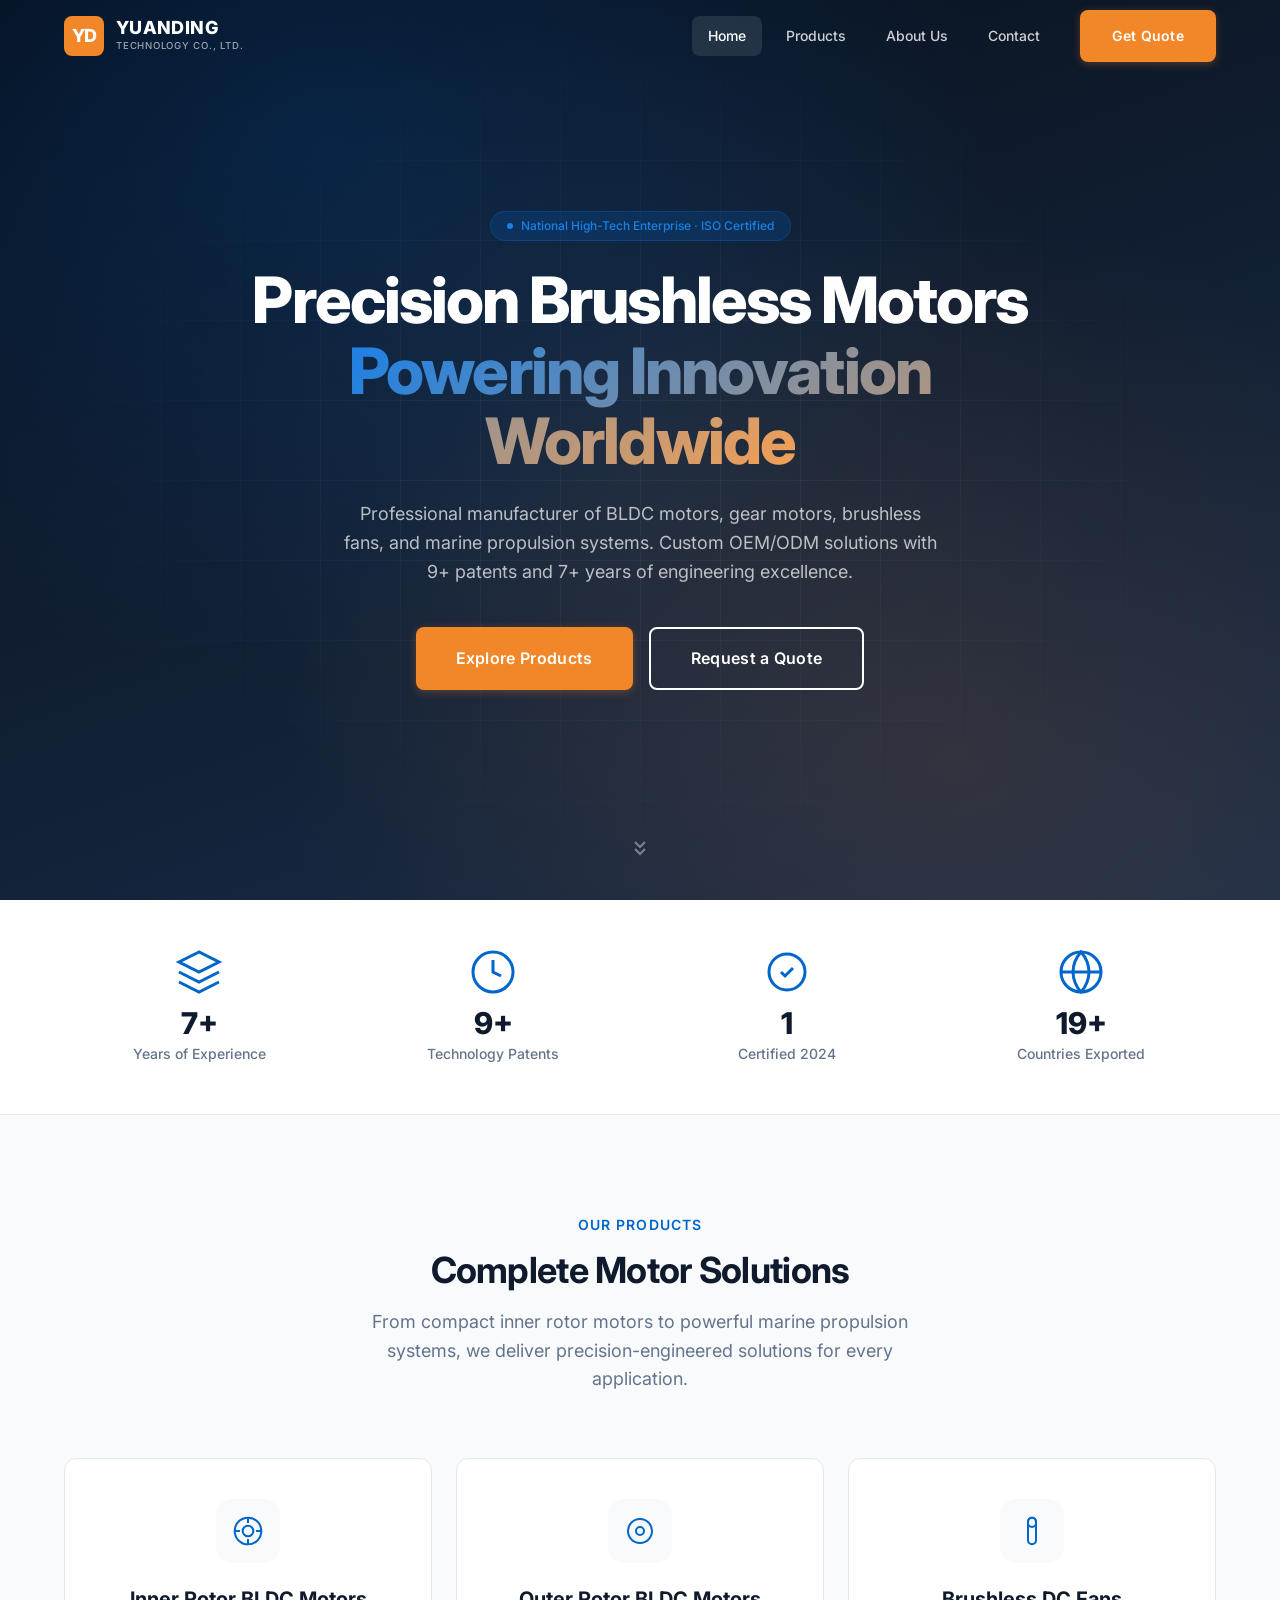
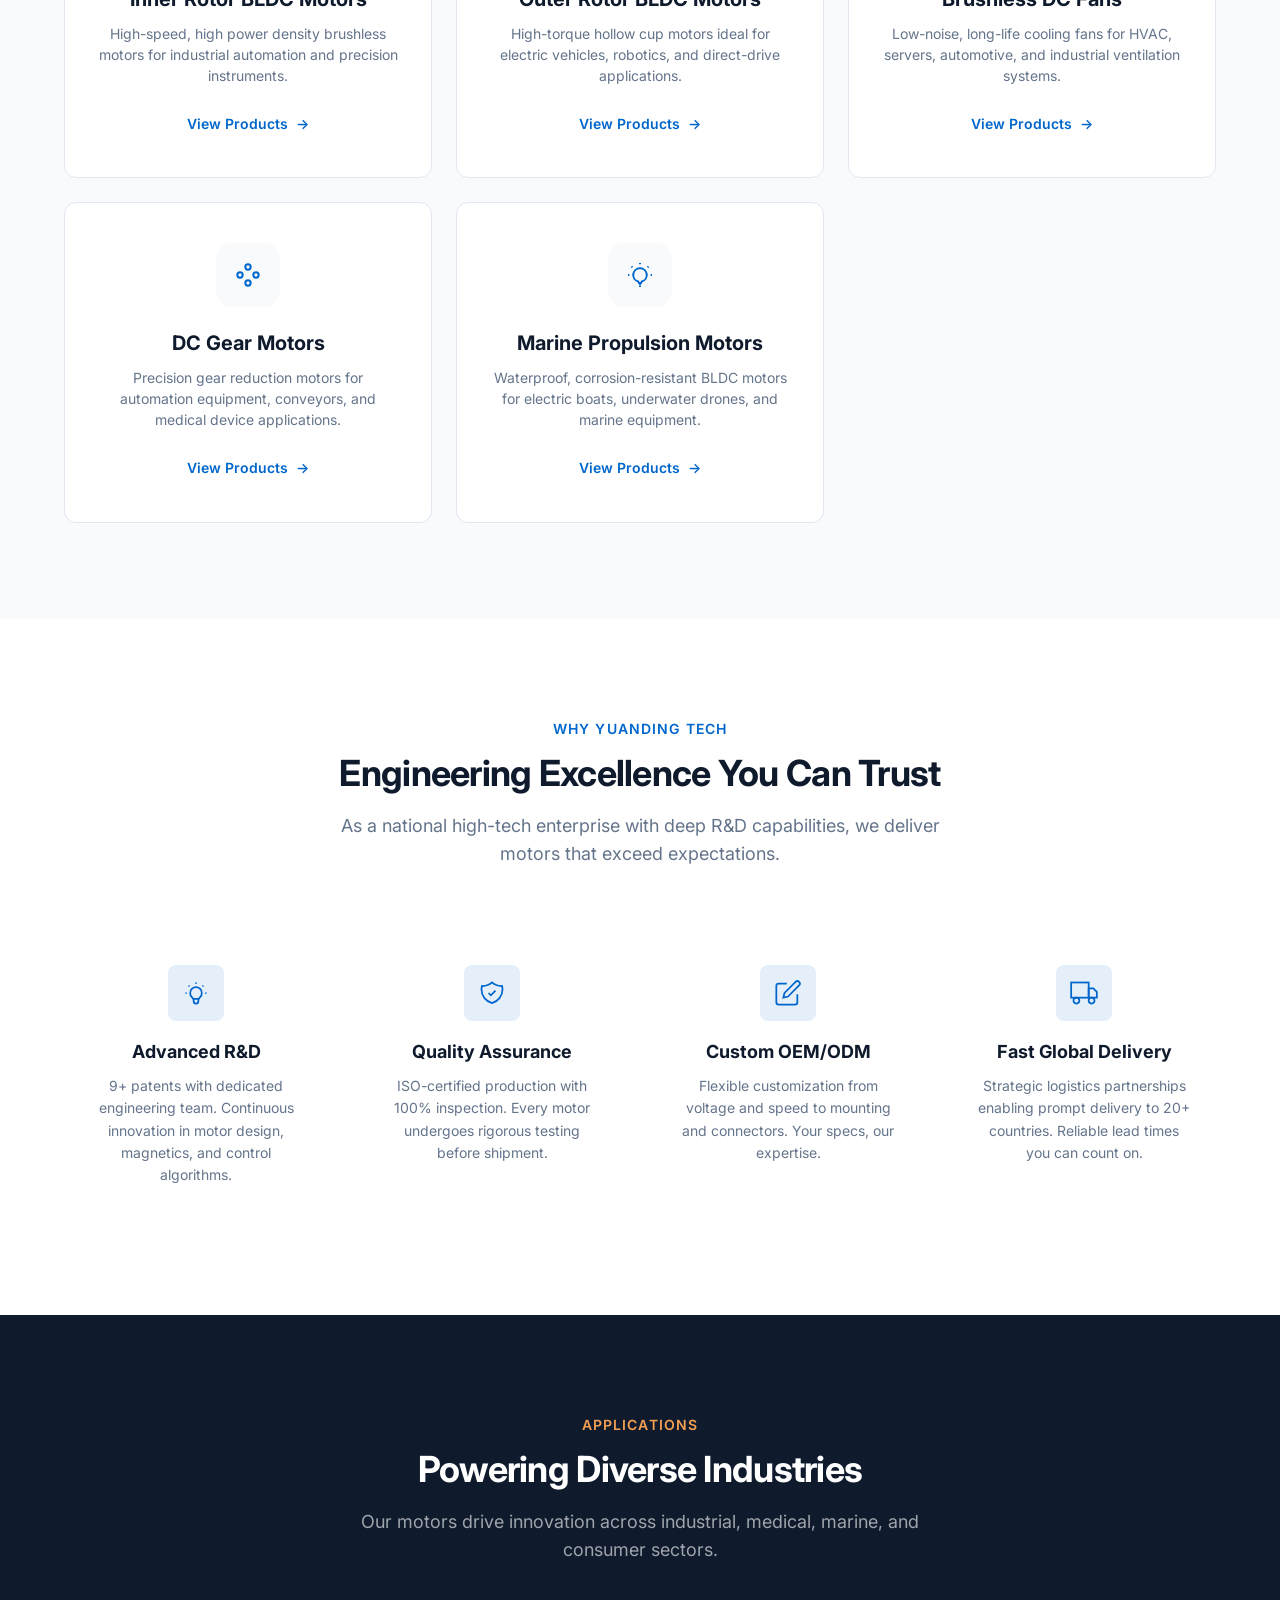
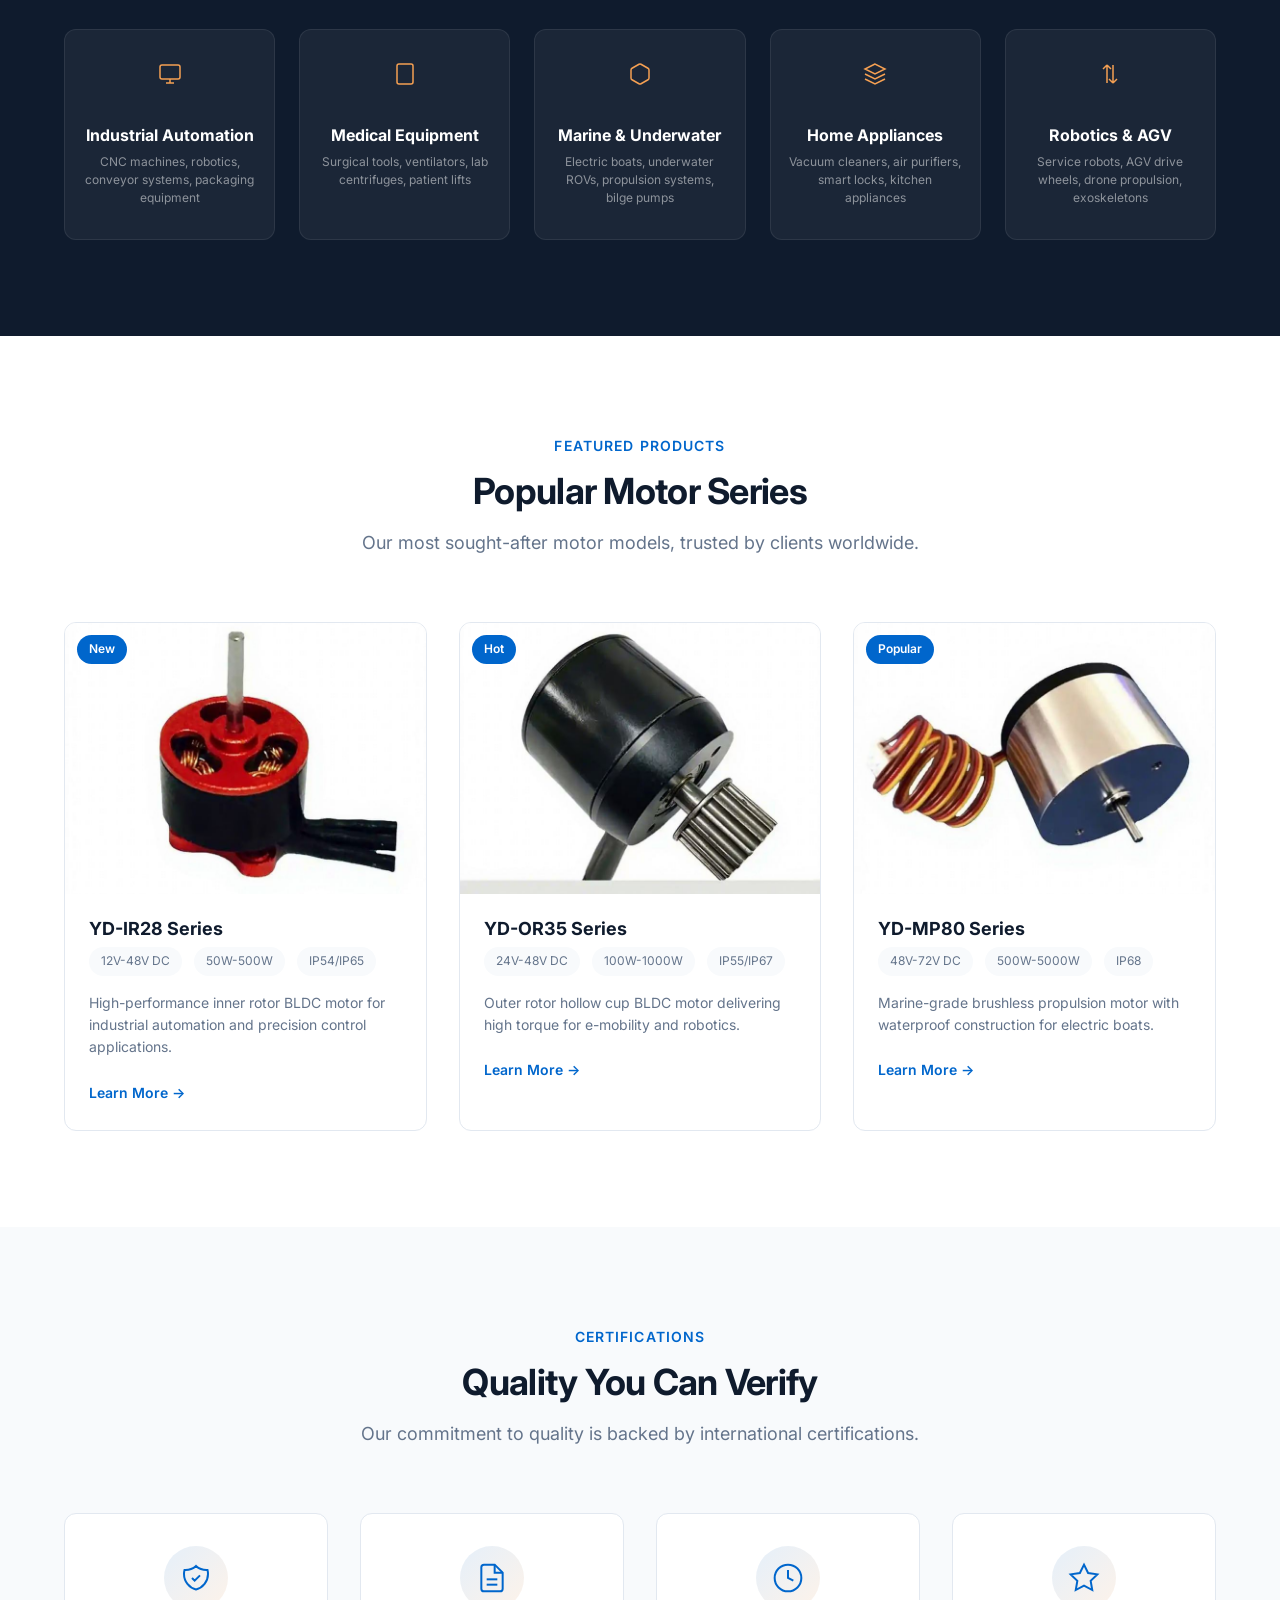
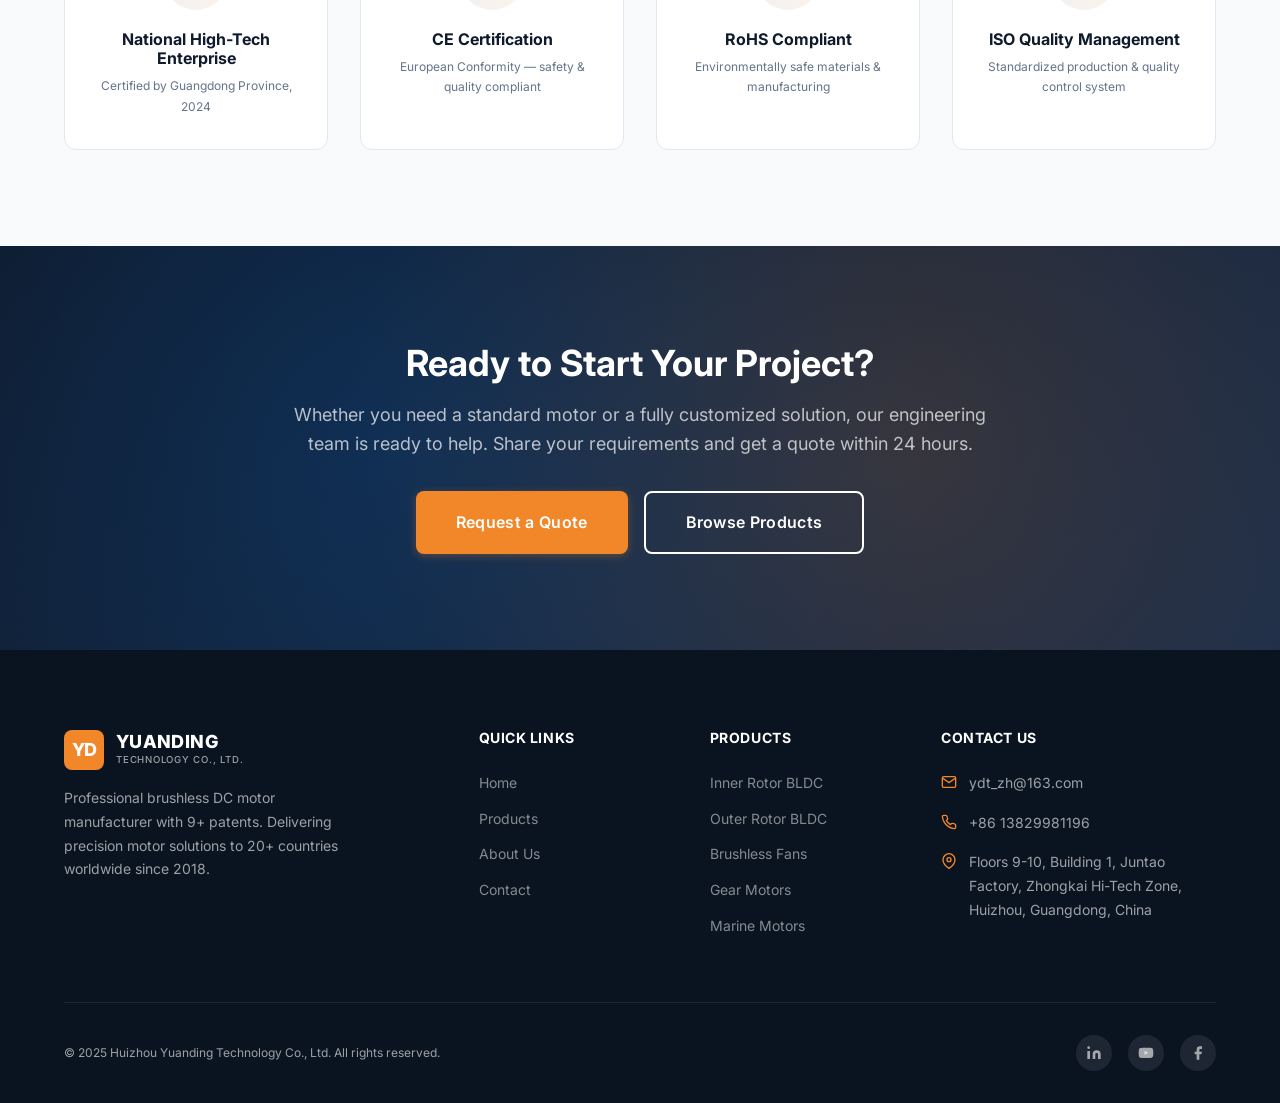
<file: index.html>
<!DOCTYPE html>
<html lang="en">
<head>
  <meta charset="UTF-8">
  <meta name="viewport" content="width=device-width, initial-scale=1.0">
  <meta name="description" content="Yuanding Tech - Professional Brushless DC Motor Manufacturer in China. Specializing in BLDC motors, gear motors, brushless fans, and marine propulsion motors. ISO-certified factory with 9+ patents. Request a quote today.">
  <meta name="keywords" content="brushless DC motor, BLDC motor manufacturer, gear motor, brushless fan, marine propulsion motor, China motor factory, Yuanding Tech, inner rotor motor, outer rotor motor, OEM motor">
  <meta name="author" content="Huizhou Yuanding Technology Co., Ltd.">

  <!-- Open Graph -->
  <meta property="og:title" content="Yuanding Tech | Professional Brushless DC Motor Manufacturer">
  <meta property="og:description" content="High-performance BLDC motors, gear motors, and brushless fans for industrial, medical, marine, and automation applications. ISO certified. 9+ patents.">
  <meta property="og:type" content="website">
  <meta property="og:site_name" content="Yuanding Tech">

  <!-- Canonical -->
  <link rel="canonical" href="https://www.yuandingmotor.com/">

  <!-- Fonts -->
  <link rel="preconnect" href="https://fonts.googleapis.com">
  <link rel="preconnect" href="https://fonts.gstatic.com" crossorigin>
  <link href="https://fonts.googleapis.com/css2?family=Inter:wght@400;500;600;700;800;900&display=swap" rel="stylesheet">

  <!-- Styles -->
  <link rel="stylesheet" href="assets/css/style.css">

  <title>Yuanding Tech | Professional Brushless DC Motor Manufacturer</title>

  <!-- Structured Data -->
  <script type="application/ld+json">
  {
    "@context": "https://schema.org",
    "@type": "Organization",
    "name": "Huizhou Yuanding Technology Co., Ltd.",
    "alternateName": "Yuanding Tech",
    "url": "https://www.yuandingmotor.com",
    "description": "Professional brushless DC motor manufacturer specializing in BLDC motors, gear motors, brushless fans, and marine propulsion systems.",
    "address": {
      "@type": "PostalAddress",
      "addressLocality": "Huizhou",
      "addressRegion": "Guangdong",
      "addressCountry": "CN"
    },
    "contactPoint": {
      "@type": "ContactPoint",
      "telephone": "+86-13829981196",
      "email": "ydt_zh@163.com",
      "contactType": "sales"
    }
  }
  </script>
</head>
<body>

<!-- ==================== HEADER ==================== -->
<header class="header">
  <div class="header-inner">
    <a href="index.html" class="logo" aria-label="Yuanding Tech Home">
      <div class="logo-icon">YD</div>
      <div class="logo-text">
        <span class="logo-name">YUANDING</span>
        <span class="logo-sub">Technology Co., Ltd.</span>
      </div>
    </a>

    <button class="menu-toggle" aria-label="Toggle menu" aria-expanded="false">
      <span></span><span></span><span></span>
    </button>

    <nav class="nav-menu" role="navigation" aria-label="Main navigation">
      <a href="index.html" class="nav-link active">Home</a>
      <a href="products.html" class="nav-link">Products</a>
      <a href="about.html" class="nav-link">About Us</a>
      <a href="contact.html" class="nav-link">Contact</a>
      <a href="contact.html" class="nav-cta btn btn-primary">Get Quote</a>
    </nav>
  </div>
</header>

<!-- ==================== HERO ==================== -->
<section class="hero" aria-label="Hero banner">
  <div class="hero-bg"></div>
  <div class="hero-content">
    <div class="hero-badge">
      <span class="hero-badge-dot"></span>
      National High-Tech Enterprise · ISO Certified
    </div>
    <h1 class="hero-title">
      Precision Brushless Motors
      <br>
      <span class="hero-title-highlight">Powering Innovation Worldwide</span>
    </h1>
    <p class="hero-desc">
      Professional manufacturer of BLDC motors, gear motors, brushless fans, and marine propulsion systems.
      Custom OEM/ODM solutions with 9+ patents and 7+ years of engineering excellence.
    </p>
    <div class="hero-cta">
      <a href="products.html" class="btn btn-primary btn-lg">Explore Products</a>
      <a href="contact.html" class="btn btn-outline btn-lg">Request a Quote</a>
    </div>
  </div>
  <div class="hero-scroll" aria-hidden="true">
    <svg viewBox="0 0 24 24" fill="none" stroke="currentColor" stroke-width="2">
      <path d="M7 13l5 5 5-5M7 6l5 5 5-5"/>
    </svg>
  </div>
</section>

<!-- ==================== TRUST BAR ==================== -->
<section class="trust-bar" aria-label="Company statistics">
  <div class="container">
    <div class="trust-grid">
      <div class="trust-item reveal">
        <div class="trust-icon">
          <svg viewBox="0 0 24 24" fill="none" stroke="currentColor" stroke-width="1.5"><path d="M12 2L2 7l10 5 10-5-10-5z"/><path d="M2 17l10 5 10-5"/><path d="M2 12l10 5 10-5"/></svg>
        </div>
        <div class="trust-number" data-count="7" data-suffix="+">7+</div>
        <div class="trust-label">Years of Experience</div>
      </div>
      <div class="trust-item reveal">
        <div class="trust-icon">
          <svg viewBox="0 0 24 24" fill="none" stroke="currentColor" stroke-width="1.5"><circle cx="12" cy="12" r="10"/><path d="M12 6v6l4 2"/></svg>
        </div>
        <div class="trust-number" data-count="9" data-suffix="+">9+</div>
        <div class="trust-label">Technology Patents</div>
      </div>
      <div class="trust-item reveal">
        <div class="trust-icon">
          <svg viewBox="0 0 24 24" fill="none" stroke="currentColor" stroke-width="1.5"><path d="M9 12l2 2 4-4"/><path d="M21 12c0 4.97-4.03 9-9 9s-9-4.03-9-9 4.03-9 9-9 9 4.03 9 9z"/></svg>
        </div>
        <div class="trust-number" data-count="1" data-suffix="">National High-Tech Enterprise</div>
        <div class="trust-label">Certified 2024</div>
      </div>
      <div class="trust-item reveal">
        <div class="trust-icon">
          <svg viewBox="0 0 24 24" fill="none" stroke="currentColor" stroke-width="1.5"><circle cx="12" cy="12" r="10"/><line x1="2" y1="12" x2="22" y2="12"/><path d="M12 2a15.3 15.3 0 014 10 15.3 15.3 0 01-4 10 15.3 15.3 0 01-4-10 15.3 15.3 0 014-10z"/></svg>
        </div>
        <div class="trust-number" data-count="20" data-suffix="+">20+</div>
        <div class="trust-label">Countries Exported</div>
      </div>
    </div>
  </div>
</section>

<!-- ==================== PRODUCT CATEGORIES ==================== -->
<section class="section categories" id="categories" aria-label="Product categories">
  <div class="container">
    <div class="section-header">
      <span class="section-label reveal">Our Products</span>
      <h2 class="section-title reveal">Complete Motor Solutions</h2>
      <p class="section-subtitle reveal">From compact inner rotor motors to powerful marine propulsion systems, we deliver precision-engineered solutions for every application.</p>
    </div>
    <div class="categories-grid stagger">
      <div class="category-card">
        <div class="category-icon">
          <svg viewBox="0 0 24 24" fill="none" stroke="currentColor" stroke-width="1.5"><circle cx="12" cy="12" r="10"/><circle cx="12" cy="12" r="4"/><path d="M12 2v4m0 12v4M2 12h4m12 0h4"/></svg>
        </div>
        <h3>Inner Rotor BLDC Motors</h3>
        <p>High-speed, high power density brushless motors for industrial automation and precision instruments.</p>
        <a href="products.html?filter=inner-rotor" class="category-link">View Products <span>→</span></a>
      </div>
      <div class="category-card">
        <div class="category-icon">
          <svg viewBox="0 0 24 24" fill="none" stroke="currentColor" stroke-width="1.5"><circle cx="12" cy="12" r="9"/><circle cx="12" cy="12" r="3"/></svg>
        </div>
        <h3>Outer Rotor BLDC Motors</h3>
        <p>High-torque hollow cup motors ideal for electric vehicles, robotics, and direct-drive applications.</p>
        <a href="products.html?filter=outer-rotor" class="category-link">View Products <span>→</span></a>
      </div>
      <div class="category-card">
        <div class="category-icon">
          <svg viewBox="0 0 24 24" fill="none" stroke="currentColor" stroke-width="1.5"><path d="M12 2a3 3 0 013 3v14a3 3 0 01-6 0V5a3 3 0 013-3z"/><path d="M12 2a3 3 0 013 3v1a3 3 0 01-3 3 3 3 0 01-3-3V5a3 3 0 013-3z"/></svg>
        </div>
        <h3>Brushless DC Fans</h3>
        <p>Low-noise, long-life cooling fans for HVAC, servers, automotive, and industrial ventilation systems.</p>
        <a href="products.html?filter=fan" class="category-link">View Products <span>→</span></a>
      </div>
      <div class="category-card">
        <div class="category-icon">
          <svg viewBox="0 0 24 24" fill="none" stroke="currentColor" stroke-width="1.5"><circle cx="12" cy="6" r="2"/><circle cx="18" cy="12" r="2"/><circle cx="12" cy="18" r="2"/><circle cx="6" cy="12" r="2"/></svg>
        </div>
        <h3>DC Gear Motors</h3>
        <p>Precision gear reduction motors for automation equipment, conveyors, and medical device applications.</p>
        <a href="products.html?filter=gear" class="category-link">View Products <span>→</span></a>
      </div>
      <div class="category-card">
        <div class="category-icon">
          <svg viewBox="0 0 24 24" fill="none" stroke="currentColor" stroke-width="1.5"><path d="M3 12h1m16 0h1M5.6 5.6l.7.7m12.1-.7l-.7.7M12 3v1m0 16v1"/><path d="M12 7a5 5 0 011.5 9.8L12 19l-1.5-2.2A5 5 0 0112 7z"/></svg>
        </div>
        <h3>Marine Propulsion Motors</h3>
        <p>Waterproof, corrosion-resistant BLDC motors for electric boats, underwater drones, and marine equipment.</p>
        <a href="products.html?filter=marine" class="category-link">View Products <span>→</span></a>
      </div>
    </div>
  </div>
</section>

<!-- ==================== WHY CHOOSE US ==================== -->
<section class="section why-us" aria-label="Why choose us">
  <div class="container">
    <div class="section-header">
      <span class="section-label reveal">Why Yuanding Tech</span>
      <h2 class="section-title reveal">Engineering Excellence You Can Trust</h2>
      <p class="section-subtitle reveal">As a national high-tech enterprise with deep R&D capabilities, we deliver motors that exceed expectations.</p>
    </div>
    <div class="why-grid stagger">
      <div class="why-card">
        <div class="why-icon">
          <svg viewBox="0 0 24 24" fill="none" stroke="currentColor" stroke-width="1.5"><path d="M9.663 17h4.673M12 3v1m6.364 1.636l-.707.707M21 12h-1M4 12H3m3.343-5.657l-.707-.707m2.828 9.9a5 5 0 117.072 0l-.548.547A3.374 3.374 0 0014 18.469V19a2 2 0 11-4 0v-.531c0-.895-.356-1.754-.988-2.386l-.548-.547z"/></svg>
        </div>
        <h3>Advanced R&D</h3>
        <p>9+ patents with dedicated engineering team. Continuous innovation in motor design, magnetics, and control algorithms.</p>
      </div>
      <div class="why-card">
        <div class="why-icon">
          <svg viewBox="0 0 24 24" fill="none" stroke="currentColor" stroke-width="1.5"><path d="M9 12l2 2 4-4m5.618-4.016A11.955 11.955 0 0112 2.944a11.955 11.955 0 01-8.618 3.04A12.02 12.02 0 003 9c0 5.591 3.824 10.29 9 11.622 5.176-1.332 9-6.03 9-11.622 0-1.042-.133-2.052-.382-3.016z"/></svg>
        </div>
        <h3>Quality Assurance</h3>
        <p>ISO-certified production with 100% inspection. Every motor undergoes rigorous testing before shipment.</p>
      </div>
      <div class="why-card">
        <div class="why-icon">
          <svg viewBox="0 0 24 24" fill="none" stroke="currentColor" stroke-width="1.5"><path d="M11 4H4a2 2 0 00-2 2v14a2 2 0 002 2h14a2 2 0 002-2v-7"/><path d="M18.5 2.5a2.121 2.121 0 013 3L12 15l-4 1 1-4 9.5-9.5z"/></svg>
        </div>
        <h3>Custom OEM/ODM</h3>
        <p>Flexible customization from voltage and speed to mounting and connectors. Your specs, our expertise.</p>
      </div>
      <div class="why-card">
        <div class="why-icon">
          <svg viewBox="0 0 24 24" fill="none" stroke="currentColor" stroke-width="1.5"><rect x="1" y="3" width="15" height="13"/><polygon points="16 8 20 8 23 11 23 16 16 16 16 8"/><circle cx="5.5" cy="18.5" r="2.5"/><circle cx="18.5" cy="18.5" r="2.5"/></svg>
        </div>
        <h3>Fast Global Delivery</h3>
        <p>Strategic logistics partnerships enabling prompt delivery to 20+ countries. Reliable lead times you can count on.</p>
      </div>
    </div>
  </div>
</section>

<!-- ==================== APPLICATIONS ==================== -->
<section class="section applications" aria-label="Application industries">
  <div class="container">
    <div class="section-header">
      <span class="section-label reveal">Applications</span>
      <h2 class="section-title reveal">Powering Diverse Industries</h2>
      <p class="section-subtitle reveal" style="color:rgba(255,255,255,0.6)">Our motors drive innovation across industrial, medical, marine, and consumer sectors.</p>
    </div>
    <div class="app-grid stagger">
      <div class="app-card">
        <div class="app-icon">
          <svg viewBox="0 0 24 24" fill="none" stroke="currentColor" stroke-width="1.5"><rect x="2" y="3" width="20" height="14" rx="2"/><line x1="8" y1="21" x2="16" y2="21"/><line x1="12" y1="17" x2="12" y2="21"/></svg>
        </div>
        <h4>Industrial Automation</h4>
        <p>CNC machines, robotics, conveyor systems, packaging equipment</p>
      </div>
      <div class="app-card">
        <div class="app-icon">
          <svg viewBox="0 0 24 24" fill="none" stroke="currentColor" stroke-width="1.5"><rect x="4" y="2" width="16" height="20" rx="2"/><line x1="12" y1="18" x2="12.01" y2="18"/></svg>
        </div>
        <h4>Medical Equipment</h4>
        <p>Surgical tools, ventilators, lab centrifuges, patient lifts</p>
      </div>
      <div class="app-card">
        <div class="app-icon">
          <svg viewBox="0 0 24 24" fill="none" stroke="currentColor" stroke-width="1.5"><path d="M21 16V8a2 2 0 00-1-1.73l-7-4a2 2 0 00-2 0l-7 4A2 2 0 003 8v8a2 2 0 001 1.73l7 4a2 2 0 002 0l7-4A2 2 0 0021 16z"/></svg>
        </div>
        <h4>Marine & Underwater</h4>
        <p>Electric boats, underwater ROVs, propulsion systems, bilge pumps</p>
      </div>
      <div class="app-card">
        <div class="app-icon">
          <svg viewBox="0 0 24 24" fill="none" stroke="currentColor" stroke-width="1.5"><path d="M12 2L2 7l10 5 10-5-10-5z"/><path d="M2 17l10 5 10-5"/><path d="M2 12l10 5 10-5"/></svg>
        </div>
        <h4>Home Appliances</h4>
        <p>Vacuum cleaners, air purifiers, smart locks, kitchen appliances</p>
      </div>
      <div class="app-card">
        <div class="app-icon">
          <svg viewBox="0 0 24 24" fill="none" stroke="currentColor" stroke-width="1.5"><path d="M19 17l-4 4m0 0l-4-4m4 4V3"/><path d="M5 7l4-4m0 0l4 4M9 3v18"/></svg>
        </div>
        <h4>Robotics & AGV</h4>
        <p>Service robots, AGV drive wheels, drone propulsion, exoskeletons</p>
      </div>
    </div>
  </div>
</section>

<!-- ==================== FEATURED PRODUCTS ==================== -->
<section class="section featured" aria-label="Featured products">
  <div class="container">
    <div class="section-header">
      <span class="section-label reveal">Featured Products</span>
      <h2 class="section-title reveal">Popular Motor Series</h2>
      <p class="section-subtitle reveal">Our most sought-after motor models, trusted by clients worldwide.</p>
    </div>
    <div class="featured-grid stagger">
      <!-- Product 1 -->
      <div class="product-card">
        <div class="product-image">
          <img src="assets/images/product-bldc-01.jpg" alt="Inner Rotor BLDC Motor" loading="lazy">
          <span class="product-badge">New</span>
        </div>
        <div class="product-info">
          <h3>YD-IR28 Series</h3>
          <div class="product-specs">
            <span class="product-spec">12V-48V DC</span>
            <span class="product-spec">50W-500W</span>
            <span class="product-spec">IP54/IP65</span>
          </div>
          <p class="product-desc">High-performance inner rotor BLDC motor for industrial automation and precision control applications.</p>
          <a href="#" class="product-link" data-product-modal="inner-rotor-1">Learn More →</a>
        </div>
      </div>

      <!-- Product 2 -->
      <div class="product-card">
        <div class="product-image">
          <img src="assets/images/product-bldc-02.jpg" alt="Outer Rotor BLDC Motor" loading="lazy">
          <span class="product-badge">Hot</span>
        </div>
        <div class="product-info">
          <h3>YD-OR35 Series</h3>
          <div class="product-specs">
            <span class="product-spec">24V-48V DC</span>
            <span class="product-spec">100W-1000W</span>
            <span class="product-spec">IP55/IP67</span>
          </div>
          <p class="product-desc">Outer rotor hollow cup BLDC motor delivering high torque for e-mobility and robotics.</p>
          <a href="#" class="product-link" data-product-modal="outer-rotor-1">Learn More →</a>
        </div>
      </div>

      <!-- Product 3 -->
      <div class="product-card">
        <div class="product-image">
          <img src="assets/images/product-marine-01.jpg" alt="Marine Propulsion BLDC Motor" loading="lazy">
          <span class="product-badge">Popular</span>
        </div>
        <div class="product-info">
          <h3>YD-MP80 Series</h3>
          <div class="product-specs">
            <span class="product-spec">48V-72V DC</span>
            <span class="product-spec">500W-5000W</span>
            <span class="product-spec">IP68</span>
          </div>
          <p class="product-desc">Marine-grade brushless propulsion motor with waterproof construction for electric boats.</p>
          <a href="#" class="product-link" data-product-modal="marine-1">Learn More →</a>
        </div>
      </div>
    </div>
  </div>
</section>

<!-- ==================== CERTIFICATIONS ==================== -->
<section class="section certifications" aria-label="Certifications">
  <div class="container">
    <div class="section-header">
      <span class="section-label reveal">Certifications</span>
      <h2 class="section-title reveal">Quality You Can Verify</h2>
      <p class="section-subtitle reveal">Our commitment to quality is backed by international certifications.</p>
    </div>
    <div class="cert-grid stagger">
      <div class="cert-card">
        <div class="cert-icon">
          <svg viewBox="0 0 24 24" fill="none" stroke="currentColor" stroke-width="1.5"><path d="M9 12l2 2 4-4m5.618-4.016A11.955 11.955 0 0112 2.944a11.955 11.955 0 01-8.618 3.04A12.02 12.02 0 003 9c0 5.591 3.824 10.29 9 11.622 5.176-1.332 9-6.03 9-11.622 0-1.042-.133-2.052-.382-3.016z"/></svg>
        </div>
        <h4>National High-Tech Enterprise</h4>
        <p>Certified by Guangdong Province, 2024</p>
      </div>
      <div class="cert-card">
        <div class="cert-icon">
          <svg viewBox="0 0 24 24" fill="none" stroke="currentColor" stroke-width="1.5"><path d="M14 2H6a2 2 0 00-2 2v16a2 2 0 002 2h12a2 2 0 002-2V8z"/><polyline points="14 2 14 8 20 8"/><line x1="16" y1="13" x2="8" y2="13"/><line x1="16" y1="17" x2="8" y2="17"/></svg>
        </div>
        <h4>CE Certification</h4>
        <p>European Conformity — safety & quality compliant</p>
      </div>
      <div class="cert-card">
        <div class="cert-icon">
          <svg viewBox="0 0 24 24" fill="none" stroke="currentColor" stroke-width="1.5"><circle cx="12" cy="12" r="10"/><path d="M12 6v6l4 2"/></svg>
        </div>
        <h4>RoHS Compliant</h4>
        <p>Environmentally safe materials & manufacturing</p>
      </div>
      <div class="cert-card">
        <div class="cert-icon">
          <svg viewBox="0 0 24 24" fill="none" stroke="currentColor" stroke-width="1.5"><path d="M12 2l3.09 6.26L22 9.27l-5 4.87 1.18 6.88L12 17.77l-6.18 3.25L7 14.14 2 9.27l6.91-1.01L12 2z"/></svg>
        </div>
        <h4>ISO Quality Management</h4>
        <p>Standardized production & quality control system</p>
      </div>
    </div>
  </div>
</section>

<!-- ==================== CTA ==================== -->
<section class="cta-section" aria-label="Call to action">
  <div class="container">
    <div class="cta-content reveal">
      <h2>Ready to Start Your Project?</h2>
      <p>Whether you need a standard motor or a fully customized solution, our engineering team is ready to help. Share your requirements and get a quote within 24 hours.</p>
      <div class="cta-buttons">
        <a href="contact.html" class="btn btn-primary btn-lg">Request a Quote</a>
        <a href="products.html" class="btn btn-outline btn-lg">Browse Products</a>
      </div>
    </div>
  </div>
</section>

<!-- ==================== FOOTER ==================== -->
<footer class="footer" role="contentinfo">
  <div class="container">
    <div class="footer-grid">
      <!-- Brand -->
      <div class="footer-brand">
        <a href="index.html" class="logo">
          <div class="logo-icon" style="background:var(--color-orange)">YD</div>
          <div class="logo-text">
            <span class="logo-name">YUANDING</span>
            <span class="logo-sub">Technology Co., Ltd.</span>
          </div>
        </a>
        <p>Professional brushless DC motor manufacturer with 9+ patents. Delivering precision motor solutions to 20+ countries worldwide since 2018.</p>
      </div>

      <!-- Quick Links -->
      <div>
        <h4 class="footer-heading">Quick Links</h4>
        <div class="footer-links">
          <a href="index.html">Home</a>
          <a href="products.html">Products</a>
          <a href="about.html">About Us</a>
          <a href="contact.html">Contact</a>
        </div>
      </div>

      <!-- Products -->
      <div>
        <h4 class="footer-heading">Products</h4>
        <div class="footer-links">
          <a href="products.html?filter=inner-rotor">Inner Rotor BLDC</a>
          <a href="products.html?filter=outer-rotor">Outer Rotor BLDC</a>
          <a href="products.html?filter=fan">Brushless Fans</a>
          <a href="products.html?filter=gear">Gear Motors</a>
          <a href="products.html?filter=marine">Marine Motors</a>
        </div>
      </div>

      <!-- Contact -->
      <div>
        <h4 class="footer-heading">Contact Us</h4>
        <div class="footer-contact">
          <div class="footer-contact-item">
            <svg viewBox="0 0 24 24" fill="none" stroke="currentColor" stroke-width="2"><path d="M4 4h16c1.1 0 2 .9 2 2v12c0 1.1-.9 2-2 2H4c-1.1 0-2-.9-2-2V6c0-1.1.9-2 2-2z"/><polyline points="22,6 12,13 2,6"/></svg>
            <span>ydt_zh@163.com</span>
          </div>
          <div class="footer-contact-item">
            <svg viewBox="0 0 24 24" fill="none" stroke="currentColor" stroke-width="2"><path d="M22 16.92v3a2 2 0 01-2.18 2 19.79 19.79 0 01-8.63-3.07 19.5 19.5 0 01-6-6 19.79 19.79 0 01-3.07-8.67A2 2 0 014.11 2h3a2 2 0 012 1.72 12.84 12.84 0 00.7 2.81 2 2 0 01-.45 2.11L8.09 9.91a16 16 0 006 6l1.27-1.27a2 2 0 012.11-.45 12.84 12.84 0 002.81.7A2 2 0 0122 16.92z"/></svg>
            <span>+86 13829981196</span>
          </div>
          <div class="footer-contact-item">
            <svg viewBox="0 0 24 24" fill="none" stroke="currentColor" stroke-width="2"><path d="M21 10c0 7-9 13-9 13s-9-6-9-13a9 9 0 0118 0z"/><circle cx="12" cy="10" r="3"/></svg>
            <span>Floors 9-10, Building 1, Juntao Factory, Zhongkai Hi-Tech Zone, Huizhou, Guangdong, China</span>
          </div>
        </div>
      </div>
    </div>

    <div class="footer-bottom">
      <p>&copy; 2025 Huizhou Yuanding Technology Co., Ltd. All rights reserved.</p>
      <div class="footer-social">
        <a href="#" aria-label="LinkedIn"><svg viewBox="0 0 24 24" fill="currentColor" width="16" height="16"><path d="M16 8a6 6 0 016 6v7h-4v-7a2 2 0 00-2-2 2 2 0 00-2 2v7h-4v-7a6 6 0 016-6zM2 9h4v12H2zM4 6a2 2 0 100-4 2 2 0 000 4z"/></svg></a>
        <a href="#" aria-label="YouTube"><svg viewBox="0 0 24 24" fill="currentColor" width="16" height="16"><path d="M22.54 6.42a2.78 2.78 0 00-1.94-2C18.88 4 12 4 12 4s-6.88 0-8.6.46a2.78 2.78 0 00-1.94 2A29.94 29.94 0 001 11.75a29.94 29.94 0 00.46 5.33A2.78 2.78 0 003.4 19c1.72.46 8.6.46 8.6.46s6.88 0 8.6-.46a2.78 2.78 0 001.94-2 30.06 30.06 0 00.46-5.25 30.06 30.06 0 00-.46-5.33z"/><polygon points="9.75 15.02 15.5 11.75 9.75 8.48 9.75 15.02"/></svg></a>
        <a href="#" aria-label="Facebook"><svg viewBox="0 0 24 24" fill="currentColor" width="16" height="16"><path d="M18 2h-3a5 5 0 00-5 5v3H7v4h3v8h4v-8h3l1-4h-4V7a1 1 0 011-1h3z"/></svg></a>
      </div>
    </div>
  </div>
</footer>

<!-- Product Modal -->
<div class="product-modal-overlay" aria-hidden="true">
  <div class="product-modal" role="dialog" aria-modal="true" aria-labelledby="modal-title">
    <button class="modal-close" aria-label="Close modal">
      <svg viewBox="0 0 24 24" fill="none" stroke="currentColor" stroke-width="2" width="20" height="20"><line x1="18" y1="6" x2="6" y2="18"/><line x1="6" y1="6" x2="18" y2="18"/></svg>
    </button>
    <div class="modal-image">
      <div class="modal-image-placeholder">
        <svg viewBox="0 0 24 24" fill="none" stroke="currentColor" stroke-width="1" width="80" height="80"><circle cx="12" cy="12" r="10"/><circle cx="12" cy="12" r="4"/></svg>
      </div>
    </div>
    <h3 class="modal-title" id="modal-title"></h3>
    <div class="modal-specs"></div>
    <p class="modal-desc"></p>
    <a href="contact.html" class="btn btn-primary">Inquire About This Product</a>
  </div>
</div>

<!-- Back to Top -->
<button class="back-to-top" aria-label="Back to top">
  <svg viewBox="0 0 24 24" fill="none" stroke="currentColor" stroke-width="2"><polyline points="18 15 12 9 6 15"/></svg>
</button>

<!-- Scripts -->
<script src="assets/js/main.js"></script>

</body>
</html>
</file>
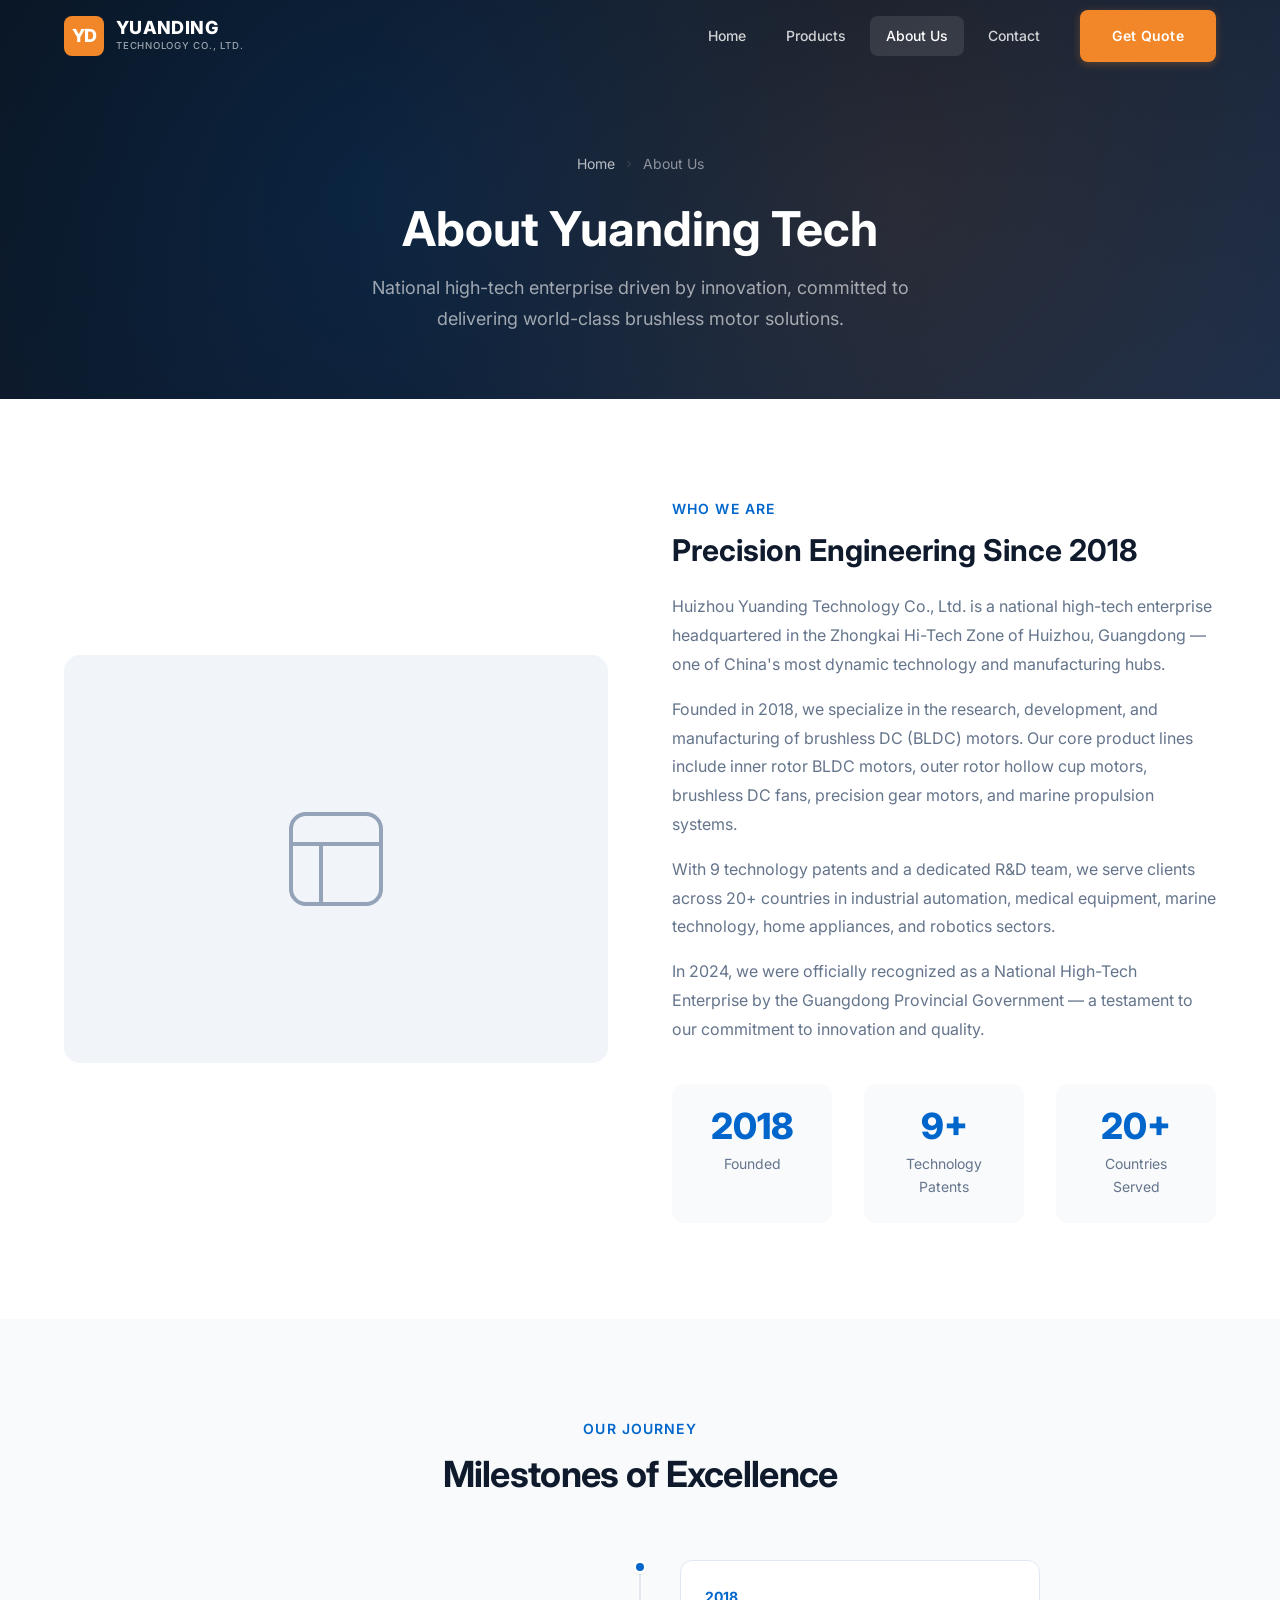
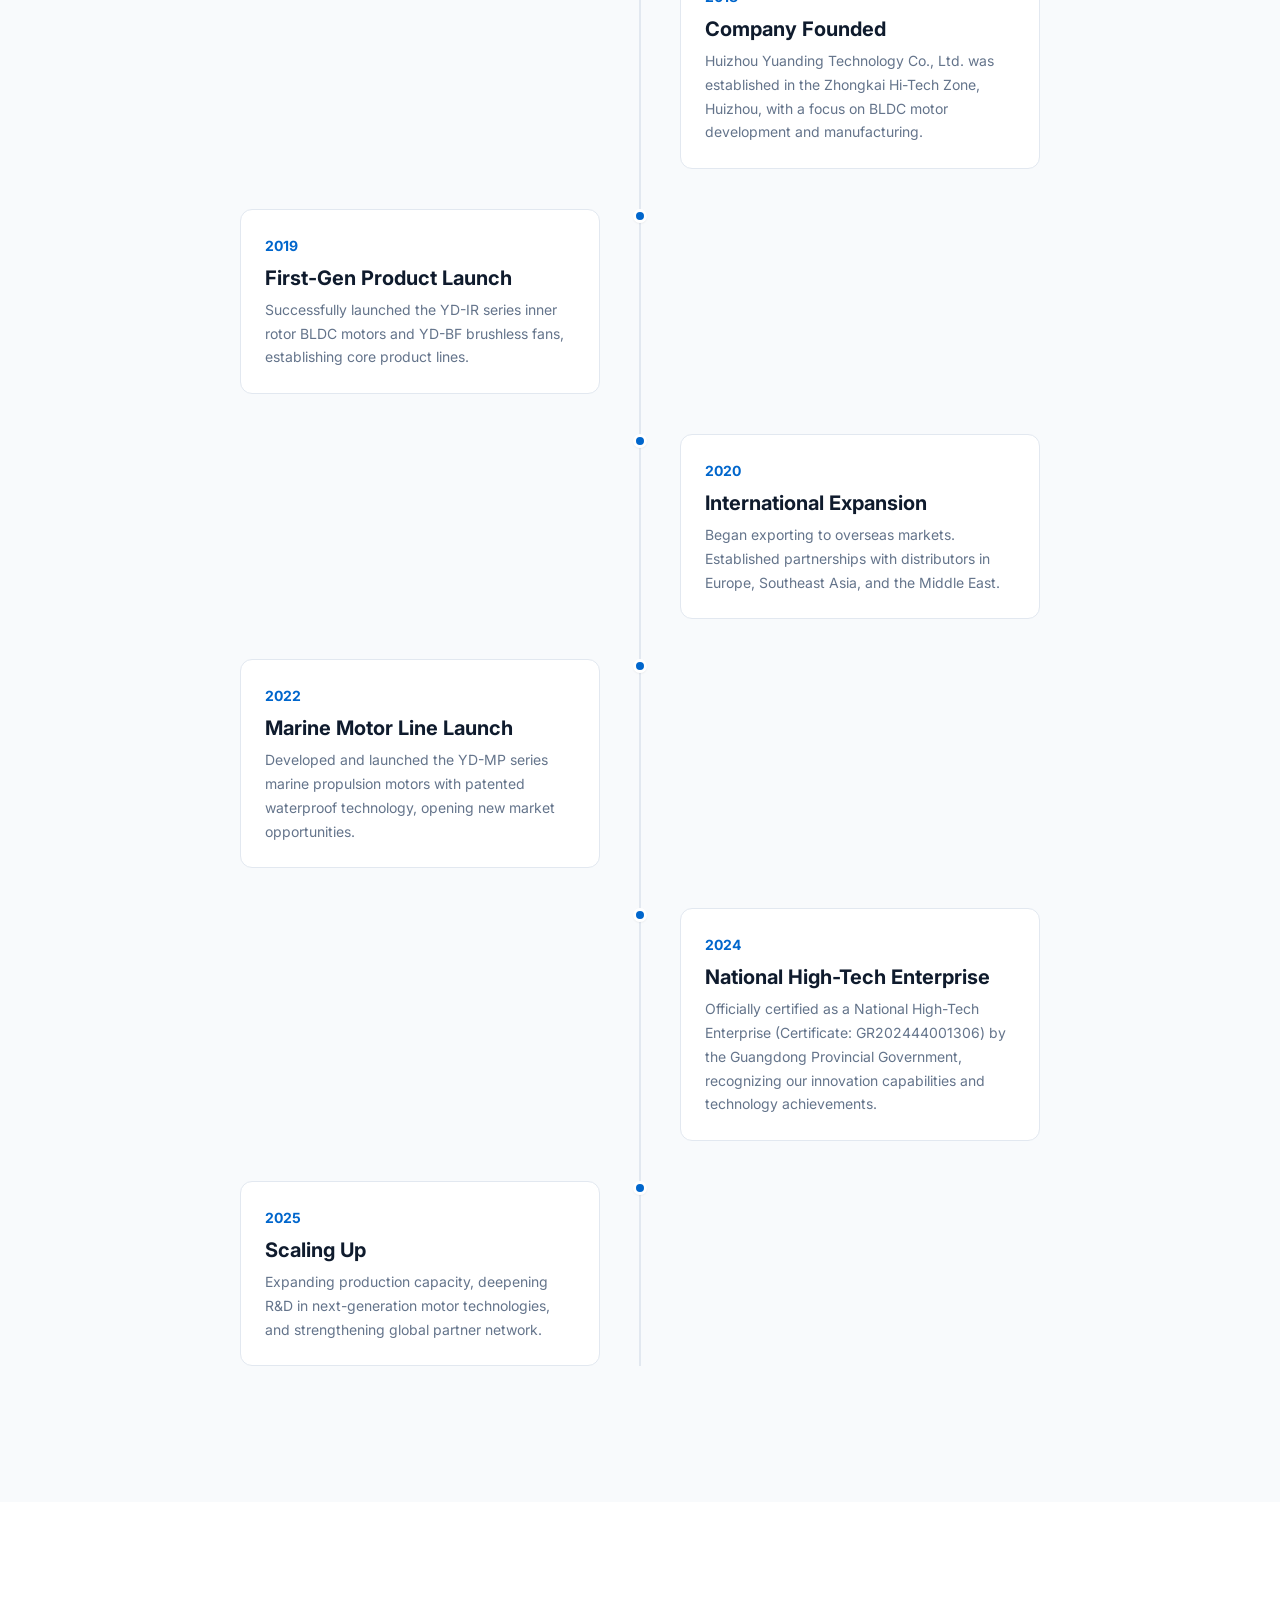
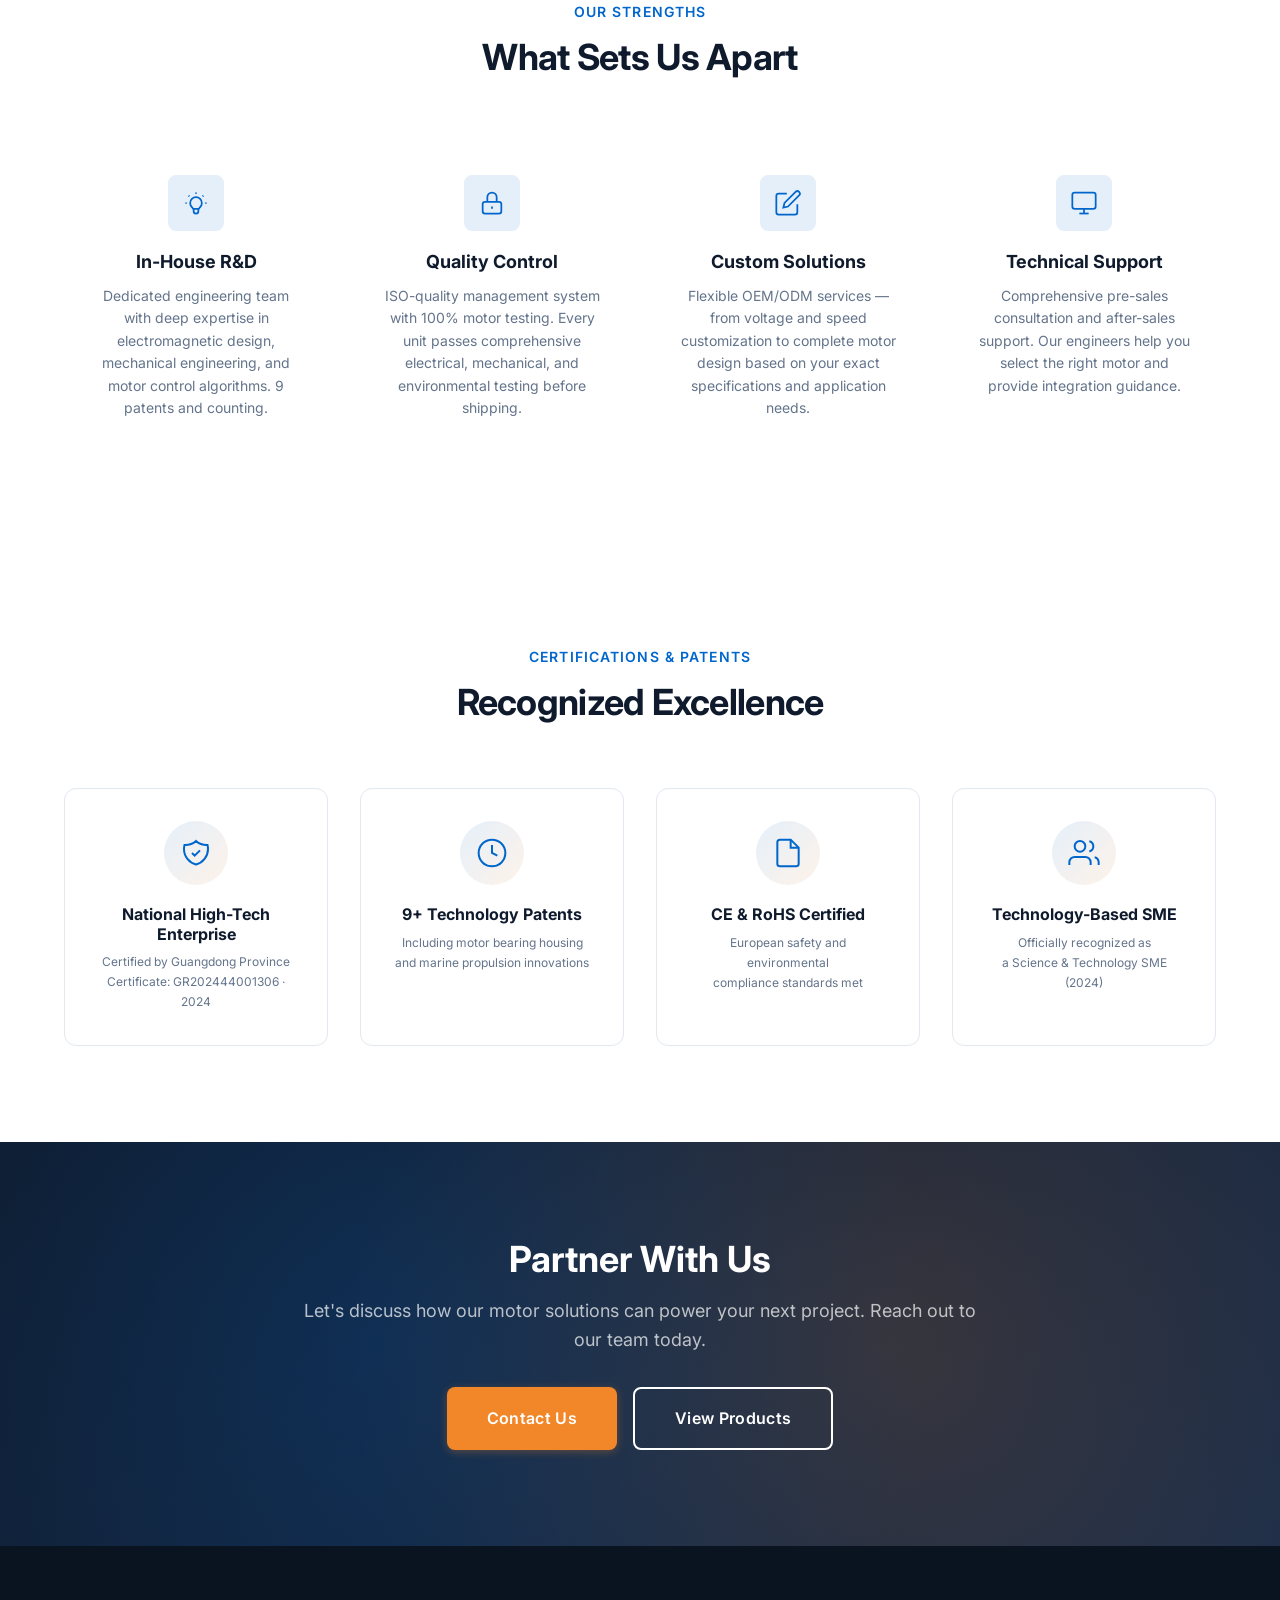
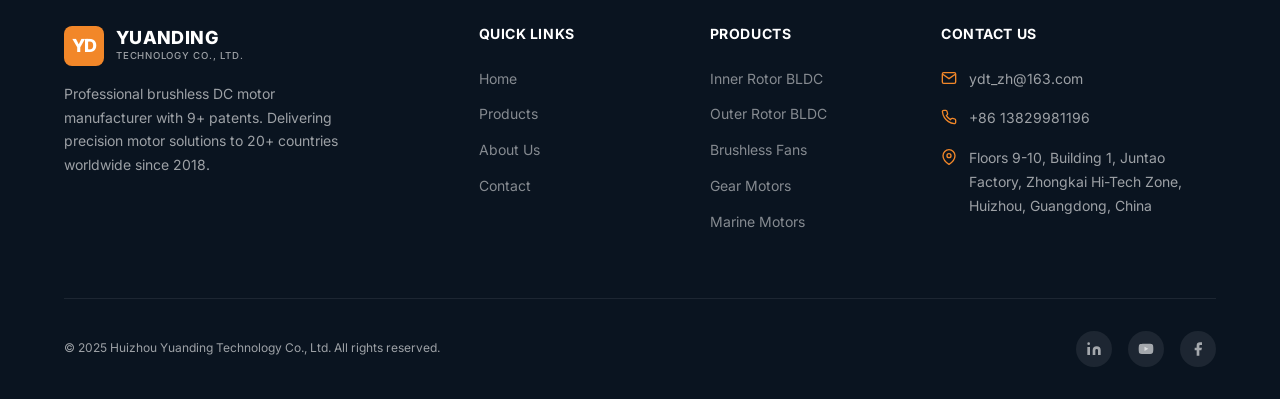
<file: about.html>
<!DOCTYPE html>
<html lang="en">
<head>
  <meta charset="UTF-8">
  <meta name="viewport" content="width=device-width, initial-scale=1.0">
  <meta name="description" content="About Huizhou Yuanding Technology - a national high-tech enterprise specializing in brushless DC motor R&D and manufacturing. 9+ patents, ISO certified. Located in Huizhou, Guangdong, China.">
  <meta name="keywords" content="about Yuanding Tech, brushless motor manufacturer China, Huizhou motor factory, BLDC motor company, high-tech enterprise motor">
  <link rel="canonical" href="https://www.yuandingmotor.com/about.html">
  <link rel="preconnect" href="https://fonts.googleapis.com">
  <link rel="preconnect" href="https://fonts.gstatic.com" crossorigin>
  <link href="https://fonts.googleapis.com/css2?family=Inter:wght@400;500;600;700;800;900&display=swap" rel="stylesheet">
  <link rel="stylesheet" href="assets/css/style.css">
  <title>About Us | Yuanding Tech - Brushless DC Motor Manufacturer</title>

  <script type="application/ld+json">
  {
    "@context": "https://schema.org",
    "@type": "AboutPage",
    "name": "About Yuanding Tech",
    "description": "Learn about Huizhou Yuanding Technology Co., Ltd., a national high-tech enterprise specializing in brushless DC motors.",
    "url": "https://www.yuandingmotor.com/about.html",
    "isPartOf": {
      "@type": "WebSite",
      "name": "Yuanding Tech",
      "url": "https://www.yuandingmotor.com"
    }
  }
  </script>
</head>
<body>

<!-- HEADER -->
<header class="header">
  <div class="header-inner">
    <a href="index.html" class="logo" aria-label="Yuanding Tech Home">
      <div class="logo-icon">YD</div>
      <div class="logo-text">
        <span class="logo-name">YUANDING</span>
        <span class="logo-sub">Technology Co., Ltd.</span>
      </div>
    </a>
    <button class="menu-toggle" aria-label="Toggle menu" aria-expanded="false">
      <span></span><span></span><span></span>
    </button>
    <nav class="nav-menu" role="navigation">
      <a href="index.html" class="nav-link">Home</a>
      <a href="products.html" class="nav-link">Products</a>
      <a href="about.html" class="nav-link active">About Us</a>
      <a href="contact.html" class="nav-link">Contact</a>
      <a href="contact.html" class="nav-cta btn btn-primary">Get Quote</a>
    </nav>
  </div>
</header>

<!-- PAGE HERO -->
<section class="page-hero" aria-label="About page hero">
  <div class="page-hero-content">
    <div class="breadcrumb">
      <a href="index.html">Home</a>
      <svg class="breadcrumb-sep" viewBox="0 0 24 24" fill="none" stroke="currentColor" stroke-width="2"><polyline points="9 18 15 12 9 6"/></svg>
      <span>About Us</span>
    </div>
    <h1>About Yuanding Tech</h1>
    <p>National high-tech enterprise driven by innovation, committed to delivering world-class brushless motor solutions.</p>
  </div>
</section>

<!-- ABOUT INTRO -->
<section class="section about-intro">
  <div class="container">
    <div class="about-grid">
      <div class="about-image reveal-left">
        <div class="about-image-placeholder">
          <svg viewBox="0 0 24 24" fill="none" stroke="currentColor" stroke-width="0.8"><rect x="3" y="3" width="18" height="18" rx="3"/><path d="M3 9h18M9 21V9"/></svg>
        </div>
      </div>
      <div class="about-text reveal-right">
        <span class="section-label">Who We Are</span>
        <h2>Precision Engineering Since 2018</h2>
        <p>Huizhou Yuanding Technology Co., Ltd. is a national high-tech enterprise headquartered in the Zhongkai Hi-Tech Zone of Huizhou, Guangdong — one of China's most dynamic technology and manufacturing hubs.</p>
        <p>Founded in 2018, we specialize in the research, development, and manufacturing of brushless DC (BLDC) motors. Our core product lines include inner rotor BLDC motors, outer rotor hollow cup motors, brushless DC fans, precision gear motors, and marine propulsion systems.</p>
        <p>With 9 technology patents and a dedicated R&D team, we serve clients across 20+ countries in industrial automation, medical equipment, marine technology, home appliances, and robotics sectors.</p>
        <p>In 2024, we were officially recognized as a National High-Tech Enterprise by the Guangdong Provincial Government — a testament to our commitment to innovation and quality.</p>

        <div class="stats-row">
          <div class="stat-item">
            <div class="stat-number">2018</div>
            <div class="stat-label">Founded</div>
          </div>
          <div class="stat-item">
            <div class="stat-number">9+</div>
            <div class="stat-label">Technology Patents</div>
          </div>
          <div class="stat-item">
            <div class="stat-number">20+</div>
            <div class="stat-label">Countries Served</div>
          </div>
        </div>
      </div>
    </div>
  </div>
</section>

<!-- TIMELINE -->
<section class="section timeline-section">
  <div class="container">
    <div class="section-header">
      <span class="section-label reveal">Our Journey</span>
      <h2 class="section-title reveal">Milestones of Excellence</h2>
    </div>

    <div class="timeline">
      <div class="timeline-item reveal">
        <div class="timeline-dot"></div>
        <div class="timeline-content">
          <div class="timeline-year">2018</div>
          <h4>Company Founded</h4>
          <p>Huizhou Yuanding Technology Co., Ltd. was established in the Zhongkai Hi-Tech Zone, Huizhou, with a focus on BLDC motor development and manufacturing.</p>
        </div>
      </div>
      <div class="timeline-item reveal">
        <div class="timeline-dot"></div>
        <div class="timeline-content">
          <div class="timeline-year">2019</div>
          <h4>First-Gen Product Launch</h4>
          <p>Successfully launched the YD-IR series inner rotor BLDC motors and YD-BF brushless fans, establishing core product lines.</p>
        </div>
      </div>
      <div class="timeline-item reveal">
        <div class="timeline-dot"></div>
        <div class="timeline-content">
          <div class="timeline-year">2020</div>
          <h4>International Expansion</h4>
          <p>Began exporting to overseas markets. Established partnerships with distributors in Europe, Southeast Asia, and the Middle East.</p>
        </div>
      </div>
      <div class="timeline-item reveal">
        <div class="timeline-dot"></div>
        <div class="timeline-content">
          <div class="timeline-year">2022</div>
          <h4>Marine Motor Line Launch</h4>
          <p>Developed and launched the YD-MP series marine propulsion motors with patented waterproof technology, opening new market opportunities.</p>
        </div>
      </div>
      <div class="timeline-item reveal">
        <div class="timeline-dot"></div>
        <div class="timeline-content">
          <div class="timeline-year">2024</div>
          <h4>National High-Tech Enterprise</h4>
          <p>Officially certified as a National High-Tech Enterprise (Certificate: GR202444001306) by the Guangdong Provincial Government, recognizing our innovation capabilities and technology achievements.</p>
        </div>
      </div>
      <div class="timeline-item reveal">
        <div class="timeline-dot"></div>
        <div class="timeline-content">
          <div class="timeline-year">2025</div>
          <h4>Scaling Up</h4>
          <p>Expanding production capacity, deepening R&D in next-generation motor technologies, and strengthening global partner network.</p>
        </div>
      </div>
    </div>
  </div>
</section>

<!-- WHY US (Expanded) -->
<section class="section why-us">
  <div class="container">
    <div class="section-header">
      <span class="section-label reveal">Our Strengths</span>
      <h2 class="section-title reveal">What Sets Us Apart</h2>
    </div>
    <div class="why-grid stagger">
      <div class="why-card">
        <div class="why-icon">
          <svg viewBox="0 0 24 24" fill="none" stroke="currentColor" stroke-width="1.5"><path d="M9.663 17h4.673M12 3v1m6.364 1.636l-.707.707M21 12h-1M4 12H3m3.343-5.657l-.707-.707m2.828 9.9a5 5 0 117.072 0l-.548.547A3.374 3.374 0 0014 18.469V19a2 2 0 11-4 0v-.531c0-.895-.356-1.754-.988-2.386l-.548-.547z"/></svg>
        </div>
        <h3>In-House R&D</h3>
        <p>Dedicated engineering team with deep expertise in electromagnetic design, mechanical engineering, and motor control algorithms. 9 patents and counting.</p>
      </div>
      <div class="why-card">
        <div class="why-icon">
          <svg viewBox="0 0 24 24" fill="none" stroke="currentColor" stroke-width="1.5"><path d="M12 15v2m-6 4h12a2 2 0 002-2v-6a2 2 0 00-2-2H6a2 2 0 00-2 2v6a2 2 0 002 2zm10-10V7a4 4 0 00-8 0v4h8z"/></svg>
        </div>
        <h3>Quality Control</h3>
        <p>ISO-quality management system with 100% motor testing. Every unit passes comprehensive electrical, mechanical, and environmental testing before shipping.</p>
      </div>
      <div class="why-card">
        <div class="why-icon">
          <svg viewBox="0 0 24 24" fill="none" stroke="currentColor" stroke-width="1.5"><path d="M11 4H4a2 2 0 00-2 2v14a2 2 0 002 2h14a2 2 0 002-2v-7"/><path d="M18.5 2.5a2.121 2.121 0 013 3L12 15l-4 1 1-4 9.5-9.5z"/></svg>
        </div>
        <h3>Custom Solutions</h3>
        <p>Flexible OEM/ODM services — from voltage and speed customization to complete motor design based on your exact specifications and application needs.</p>
      </div>
      <div class="why-card">
        <div class="why-icon">
          <svg viewBox="0 0 24 24" fill="none" stroke="currentColor" stroke-width="1.5"><rect x="2" y="3" width="20" height="14" rx="2"/><line x1="8" y1="21" x2="16" y2="21"/><line x1="12" y1="17" x2="12" y2="21"/></svg>
        </div>
        <h3>Technical Support</h3>
        <p>Comprehensive pre-sales consultation and after-sales support. Our engineers help you select the right motor and provide integration guidance.</p>
      </div>
    </div>
  </div>
</section>

<!-- PATENTS & CERTIFICATIONS -->
<section class="section certifications" style="background: var(--color-white);">
  <div class="container">
    <div class="section-header">
      <span class="section-label reveal">Certifications & Patents</span>
      <h2 class="section-title reveal">Recognized Excellence</h2>
    </div>
    <div class="cert-grid stagger">
      <div class="cert-card">
        <div class="cert-icon">
          <svg viewBox="0 0 24 24" fill="none" stroke="currentColor" stroke-width="1.5"><path d="M9 12l2 2 4-4m5.618-4.016A11.955 11.955 0 0112 2.944a11.955 11.955 0 01-8.618 3.04A12.02 12.02 0 003 9c0 5.591 3.824 10.29 9 11.622 5.176-1.332 9-6.03 9-11.622 0-1.042-.133-2.052-.382-3.016z"/></svg>
        </div>
        <h4>National High-Tech Enterprise</h4>
        <p>Certified by Guangdong Province<br>Certificate: GR202444001306 · 2024</p>
      </div>
      <div class="cert-card">
        <div class="cert-icon">
          <svg viewBox="0 0 24 24" fill="none" stroke="currentColor" stroke-width="1.5"><circle cx="12" cy="12" r="10"/><path d="M12 6v6l4 2"/></svg>
        </div>
        <h4>9+ Technology Patents</h4>
        <p>Including motor bearing housing<br>and marine propulsion innovations</p>
      </div>
      <div class="cert-card">
        <div class="cert-icon">
          <svg viewBox="0 0 24 24" fill="none" stroke="currentColor" stroke-width="1.5"><path d="M14 2H6a2 2 0 00-2 2v16a2 2 0 002 2h12a2 2 0 002-2V8z"/><polyline points="14 2 14 8 20 8"/></svg>
        </div>
        <h4>CE & RoHS Certified</h4>
        <p>European safety and environmental<br>compliance standards met</p>
      </div>
      <div class="cert-card">
        <div class="cert-icon">
          <svg viewBox="0 0 24 24" fill="none" stroke="currentColor" stroke-width="1.5"><path d="M17 21v-2a4 4 0 00-4-4H5a4 4 0 00-4 4v2"/><circle cx="9" cy="7" r="4"/><path d="M23 21v-2a4 4 0 00-3-3.87"/><path d="M16 3.13a4 4 0 010 7.75"/></svg>
        </div>
        <h4>Technology-Based SME</h4>
        <p>Officially recognized as<br>a Science & Technology SME (2024)</p>
      </div>
    </div>
  </div>
</section>

<!-- CTA -->
<section class="cta-section" aria-label="Call to action">
  <div class="container">
    <div class="cta-content reveal">
      <h2>Partner With Us</h2>
      <p>Let's discuss how our motor solutions can power your next project. Reach out to our team today.</p>
      <div class="cta-buttons">
        <a href="contact.html" class="btn btn-primary btn-lg">Contact Us</a>
        <a href="products.html" class="btn btn-outline btn-lg">View Products</a>
      </div>
    </div>
  </div>
</section>

<!-- FOOTER -->
<footer class="footer" role="contentinfo">
  <div class="container">
    <div class="footer-grid">
      <div class="footer-brand">
        <a href="index.html" class="logo">
          <div class="logo-icon" style="background:var(--color-orange)">YD</div>
          <div class="logo-text">
            <span class="logo-name">YUANDING</span>
            <span class="logo-sub">Technology Co., Ltd.</span>
          </div>
        </a>
        <p>Professional brushless DC motor manufacturer with 9+ patents. Delivering precision motor solutions to 20+ countries worldwide since 2018.</p>
      </div>
      <div>
        <h4 class="footer-heading">Quick Links</h4>
        <div class="footer-links">
          <a href="index.html">Home</a>
          <a href="products.html">Products</a>
          <a href="about.html">About Us</a>
          <a href="contact.html">Contact</a>
        </div>
      </div>
      <div>
        <h4 class="footer-heading">Products</h4>
        <div class="footer-links">
          <a href="products.html?filter=inner-rotor">Inner Rotor BLDC</a>
          <a href="products.html?filter=outer-rotor">Outer Rotor BLDC</a>
          <a href="products.html?filter=fan">Brushless Fans</a>
          <a href="products.html?filter=gear">Gear Motors</a>
          <a href="products.html?filter=marine">Marine Motors</a>
        </div>
      </div>
      <div>
        <h4 class="footer-heading">Contact Us</h4>
        <div class="footer-contact">
          <div class="footer-contact-item">
            <svg viewBox="0 0 24 24" fill="none" stroke="currentColor" stroke-width="2"><path d="M4 4h16c1.1 0 2 .9 2 2v12c0 1.1-.9 2-2 2H4c-1.1 0-2-.9-2-2V6c0-1.1.9-2 2-2z"/><polyline points="22,6 12,13 2,6"/></svg>
            <span>ydt_zh@163.com</span>
          </div>
          <div class="footer-contact-item">
            <svg viewBox="0 0 24 24" fill="none" stroke="currentColor" stroke-width="2"><path d="M22 16.92v3a2 2 0 01-2.18 2 19.79 19.79 0 01-8.63-3.07 19.5 19.5 0 01-6-6 19.79 19.79 0 01-3.07-8.67A2 2 0 014.11 2h3a2 2 0 012 1.72 12.84 12.84 0 00.7 2.81 2 2 0 01-.45 2.11L8.09 9.91a16 16 0 006 6l1.27-1.27a2 2 0 012.11-.45 12.84 12.84 0 002.81.7A2 2 0 0122 16.92z"/></svg>
            <span>+86 13829981196</span>
          </div>
          <div class="footer-contact-item">
            <svg viewBox="0 0 24 24" fill="none" stroke="currentColor" stroke-width="2"><path d="M21 10c0 7-9 13-9 13s-9-6-9-13a9 9 0 0118 0z"/><circle cx="12" cy="10" r="3"/></svg>
            <span>Floors 9-10, Building 1, Juntao Factory, Zhongkai Hi-Tech Zone, Huizhou, Guangdong, China</span>
          </div>
        </div>
      </div>
    </div>
    <div class="footer-bottom">
      <p>&copy; 2025 Huizhou Yuanding Technology Co., Ltd. All rights reserved.</p>
      <div class="footer-social">
        <a href="#" aria-label="LinkedIn"><svg viewBox="0 0 24 24" fill="currentColor" width="16" height="16"><path d="M16 8a6 6 0 016 6v7h-4v-7a2 2 0 00-2-2 2 2 0 00-2 2v7h-4v-7a6 6 0 016-6zM2 9h4v12H2zM4 6a2 2 0 100-4 2 2 0 000 4z"/></svg></a>
        <a href="#" aria-label="YouTube"><svg viewBox="0 0 24 24" fill="currentColor" width="16" height="16"><path d="M22.54 6.42a2.78 2.78 0 00-1.94-2C18.88 4 12 4 12 4s-6.88 0-8.6.46a2.78 2.78 0 00-1.94 2A29.94 29.94 0 001 11.75a29.94 29.94 0 00.46 5.33A2.78 2.78 0 003.4 19c1.72.46 8.6.46 8.6.46s6.88 0 8.6-.46a2.78 2.78 0 001.94-2 30.06 30.06 0 00.46-5.25 30.06 30.06 0 00-.46-5.33z"/><polygon points="9.75 15.02 15.5 11.75 9.75 8.48 9.75 15.02"/></svg></a>
        <a href="#" aria-label="Facebook"><svg viewBox="0 0 24 24" fill="currentColor" width="16" height="16"><path d="M18 2h-3a5 5 0 00-5 5v3H7v4h3v8h4v-8h3l1-4h-4V7a1 1 0 011-1h3z"/></svg></a>
      </div>
    </div>
  </div>
</footer>

<button class="back-to-top" aria-label="Back to top">
  <svg viewBox="0 0 24 24" fill="none" stroke="currentColor" stroke-width="2"><polyline points="18 15 12 9 6 15"/></svg>
</button>

<script src="assets/js/main.js"></script>
</body>
</html>
</file>
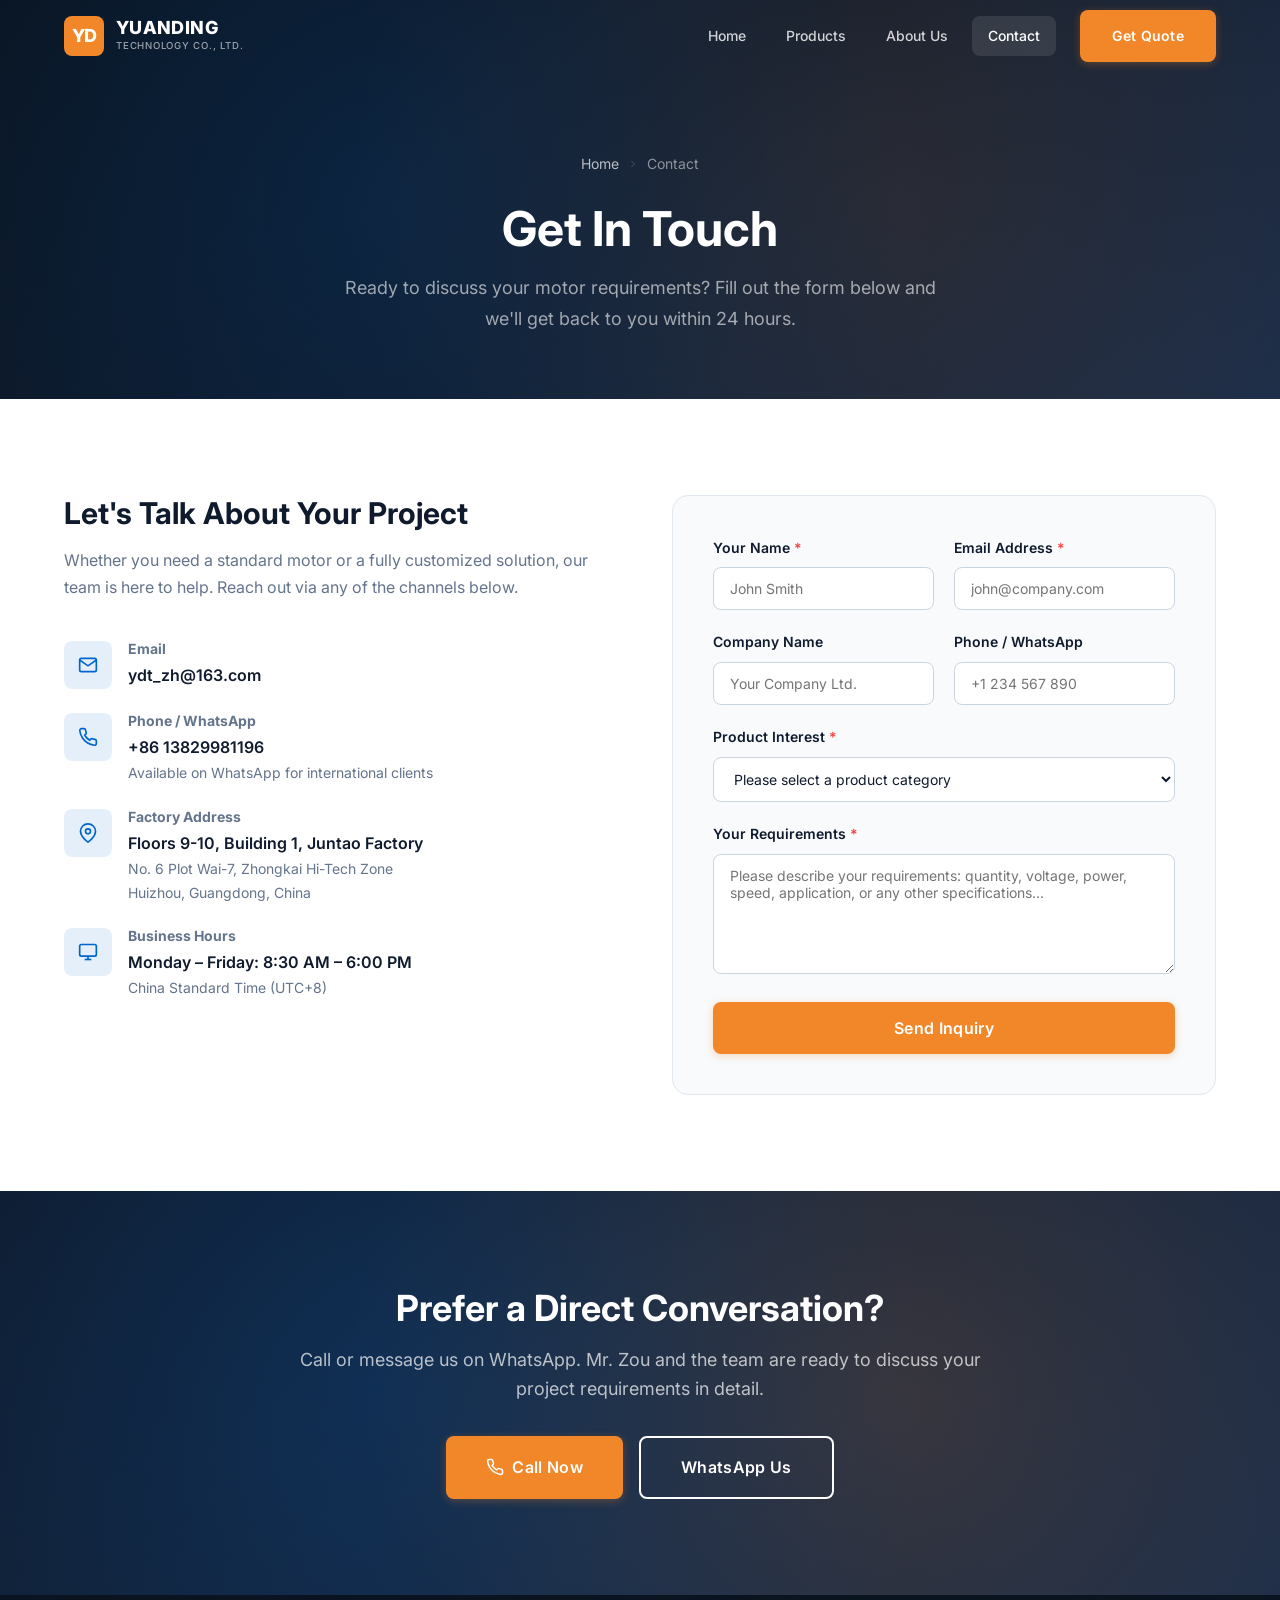
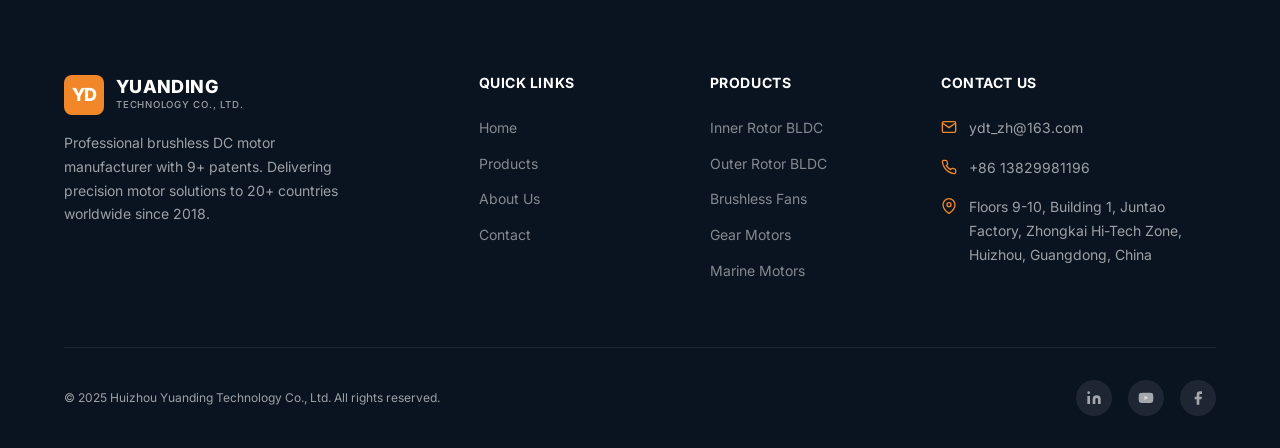
<file: contact.html>
<!DOCTYPE html>
<html lang="en">
<head>
  <meta charset="UTF-8">
  <meta name="viewport" content="width=device-width, initial-scale=1.0">
  <meta name="description" content="Contact Yuanding Tech for brushless DC motor inquiries. Get a quote within 24 hours. Email, phone, and WhatsApp available. Located in Huizhou, Guangdong, China.">
  <meta name="keywords" content="contact Yuanding Tech, motor inquiry, BLDC motor quote, brushless motor manufacturer contact, OEM motor China">
  <link rel="canonical" href="https://www.yuandingmotor.com/contact.html">
  <link rel="preconnect" href="https://fonts.googleapis.com">
  <link rel="preconnect" href="https://fonts.gstatic.com" crossorigin>
  <link href="https://fonts.googleapis.com/css2?family=Inter:wght@400;500;600;700;800;900&display=swap" rel="stylesheet">
  <link rel="stylesheet" href="assets/css/style.css">
  <title>Contact Us | Yuanding Tech - Get a Motor Quote</title>

  <script type="application/ld+json">
  {
    "@context": "https://schema.org",
    "@type": "ContactPage",
    "name": "Contact Yuanding Tech",
    "description": "Get in touch with Yuanding Tech for brushless DC motor inquiries, quotes, and technical support.",
    "url": "https://www.yuandingmotor.com/contact.html"
  }
  </script>
</head>
<body>

<!-- HEADER -->
<header class="header">
  <div class="header-inner">
    <a href="index.html" class="logo" aria-label="Yuanding Tech Home">
      <div class="logo-icon">YD</div>
      <div class="logo-text">
        <span class="logo-name">YUANDING</span>
        <span class="logo-sub">Technology Co., Ltd.</span>
      </div>
    </a>
    <button class="menu-toggle" aria-label="Toggle menu" aria-expanded="false">
      <span></span><span></span><span></span>
    </button>
    <nav class="nav-menu" role="navigation">
      <a href="index.html" class="nav-link">Home</a>
      <a href="products.html" class="nav-link">Products</a>
      <a href="about.html" class="nav-link">About Us</a>
      <a href="contact.html" class="nav-link active">Contact</a>
      <a href="contact.html" class="nav-cta btn btn-primary">Get Quote</a>
    </nav>
  </div>
</header>

<!-- PAGE HERO -->
<section class="page-hero" aria-label="Contact page hero">
  <div class="page-hero-content">
    <div class="breadcrumb">
      <a href="index.html">Home</a>
      <svg class="breadcrumb-sep" viewBox="0 0 24 24" fill="none" stroke="currentColor" stroke-width="2"><polyline points="9 18 15 12 9 6"/></svg>
      <span>Contact</span>
    </div>
    <h1>Get In Touch</h1>
    <p>Ready to discuss your motor requirements? Fill out the form below and we'll get back to you within 24 hours.</p>
  </div>
</section>

<!-- CONTACT SECTION -->
<section class="section contact-section">
  <div class="container">
    <div class="contact-grid">

      <!-- Contact Info -->
      <div class="contact-info reveal-left">
        <h2>Let's Talk About Your Project</h2>
        <p>Whether you need a standard motor or a fully customized solution, our team is here to help. Reach out via any of the channels below.</p>

        <div class="contact-details">
          <div class="contact-detail">
            <div class="contact-detail-icon">
              <svg viewBox="0 0 24 24" fill="none" stroke="currentColor" stroke-width="2"><path d="M4 4h16c1.1 0 2 .9 2 2v12c0 1.1-.9 2-2 2H4c-1.1 0-2-.9-2-2V6c0-1.1.9-2 2-2z"/><polyline points="22,6 12,13 2,6"/></svg>
            </div>
            <div>
              <h4>Email</h4>
              <p><a href="mailto:ydt_zh@163.com">ydt_zh@163.com</a></p>
            </div>
          </div>

          <div class="contact-detail">
            <div class="contact-detail-icon">
              <svg viewBox="0 0 24 24" fill="none" stroke="currentColor" stroke-width="2"><path d="M22 16.92v3a2 2 0 01-2.18 2 19.79 19.79 0 01-8.63-3.07 19.5 19.5 0 01-6-6 19.79 19.79 0 01-3.07-8.67A2 2 0 014.11 2h3a2 2 0 012 1.72 12.84 12.84 0 00.7 2.81 2 2 0 01-.45 2.11L8.09 9.91a16 16 0 006 6l1.27-1.27a2 2 0 012.11-.45 12.84 12.84 0 002.81.7A2 2 0 0122 16.92z"/></svg>
            </div>
            <div>
              <h4>Phone / WhatsApp</h4>
              <p>+86 13829981196</p>
              <p style="font-weight:400;font-size:var(--font-size-sm);color:var(--color-gray-500)">Available on WhatsApp for international clients</p>
            </div>
          </div>

          <div class="contact-detail">
            <div class="contact-detail-icon">
              <svg viewBox="0 0 24 24" fill="none" stroke="currentColor" stroke-width="2"><path d="M21 10c0 7-9 13-9 13s-9-6-9-13a9 9 0 0118 0z"/><circle cx="12" cy="10" r="3"/></svg>
            </div>
            <div>
              <h4>Factory Address</h4>
              <p>Floors 9-10, Building 1, Juntao Factory</p>
              <p style="font-weight:400;font-size:var(--font-size-sm);color:var(--color-gray-500)">No. 6 Plot Wai-7, Zhongkai Hi-Tech Zone<br>Huizhou, Guangdong, China</p>
            </div>
          </div>

          <div class="contact-detail">
            <div class="contact-detail-icon">
              <svg viewBox="0 0 24 24" fill="none" stroke="currentColor" stroke-width="2"><rect x="2" y="3" width="20" height="14" rx="2"/><line x1="8" y1="21" x2="16" y2="21"/><line x1="12" y1="17" x2="12" y2="21"/></svg>
            </div>
            <div>
              <h4>Business Hours</h4>
              <p>Monday – Friday: 8:30 AM – 6:00 PM</p>
              <p style="font-weight:400;font-size:var(--font-size-sm);color:var(--color-gray-500)">China Standard Time (UTC+8)</p>
            </div>
          </div>
        </div>
      </div>

      <!-- Contact Form -->
      <div class="contact-form-wrap reveal-right">
        <form id="inquiry-form" novalidate>
          <div class="form-row">
            <div class="form-group">
              <label for="name">Your Name <span class="required">*</span></label>
              <input type="text" id="name" name="name" class="form-control" placeholder="John Smith" required>
              <span class="form-error">This field is required</span>
            </div>
            <div class="form-group">
              <label for="email">Email Address <span class="required">*</span></label>
              <input type="email" id="email" name="email" class="form-control" placeholder="john@company.com" required>
              <span class="form-error">Please enter a valid email</span>
            </div>
          </div>

          <div class="form-row">
            <div class="form-group">
              <label for="company">Company Name</label>
              <input type="text" id="company" name="company" class="form-control" placeholder="Your Company Ltd.">
            </div>
            <div class="form-group">
              <label for="phone">Phone / WhatsApp</label>
              <input type="tel" id="phone" name="phone" class="form-control" placeholder="+1 234 567 890">
            </div>
          </div>

          <div class="form-group">
            <label for="product_interest">Product Interest <span class="required">*</span></label>
            <select id="product_interest" name="product_interest" class="form-control" required>
              <option value="">Please select a product category</option>
              <option value="inner-rotor">Inner Rotor BLDC Motors</option>
              <option value="outer-rotor">Outer Rotor BLDC Motors</option>
              <option value="fan">Brushless DC Fans</option>
              <option value="gear">DC Gear Motors</option>
              <option value="marine">Marine Propulsion Motors</option>
              <option value="custom">Custom OEM/ODM Solution</option>
              <option value="other">Other / Multiple Products</option>
            </select>
            <span class="form-error">Please select a product category</span>
          </div>

          <div class="form-group">
            <label for="message">Your Requirements <span class="required">*</span></label>
            <textarea id="message" name="message" class="form-control" placeholder="Please describe your requirements: quantity, voltage, power, speed, application, or any other specifications..." required></textarea>
            <span class="form-error">Please describe your requirements</span>
          </div>

          <button type="submit" class="btn btn-primary btn-full btn-lg">Send Inquiry</button>
        </form>

        <!-- Success Message -->
        <div class="form-success">
          <div class="form-success-icon">
            <svg viewBox="0 0 24 24" fill="none" stroke="currentColor" stroke-width="2" width="32" height="32"><path d="M22 11.08V12a10 10 0 11-5.93-9.14"/><polyline points="22 4 12 14.01 9 11.01"/></svg>
          </div>
          <h3>Thank You for Your Inquiry!</h3>
          <p>We've received your message and will get back to you within 24 hours. For urgent matters, please call or WhatsApp us at +86 13829981196.</p>
        </div>
      </div>

    </div>
  </div>
</section>

<!-- CTA -->
<section class="cta-section" aria-label="Call to action">
  <div class="container">
    <div class="cta-content reveal">
      <h2>Prefer a Direct Conversation?</h2>
      <p>Call or message us on WhatsApp. Mr. Zou and the team are ready to discuss your project requirements in detail.</p>
      <div class="cta-buttons">
        <a href="tel:+8613829981196" class="btn btn-primary btn-lg">
          <svg viewBox="0 0 24 24" fill="none" stroke="currentColor" stroke-width="2" width="18" height="18"><path d="M22 16.92v3a2 2 0 01-2.18 2 19.79 19.79 0 01-8.63-3.07 19.5 19.5 0 01-6-6 19.79 19.79 0 01-3.07-8.67A2 2 0 014.11 2h3a2 2 0 012 1.72 12.84 12.84 0 00.7 2.81 2 2 0 01-.45 2.11L8.09 9.91a16 16 0 006 6l1.27-1.27a2 2 0 012.11-.45 12.84 12.84 0 002.81.7A2 2 0 0122 16.92z"/></svg>
          Call Now
        </a>
        <a href="https://wa.me/8613829981196" target="_blank" rel="noopener" class="btn btn-outline btn-lg">WhatsApp Us</a>
      </div>
    </div>
  </div>
</section>

<!-- FOOTER -->
<footer class="footer" role="contentinfo">
  <div class="container">
    <div class="footer-grid">
      <div class="footer-brand">
        <a href="index.html" class="logo">
          <div class="logo-icon" style="background:var(--color-orange)">YD</div>
          <div class="logo-text">
            <span class="logo-name">YUANDING</span>
            <span class="logo-sub">Technology Co., Ltd.</span>
          </div>
        </a>
        <p>Professional brushless DC motor manufacturer with 9+ patents. Delivering precision motor solutions to 20+ countries worldwide since 2018.</p>
      </div>
      <div>
        <h4 class="footer-heading">Quick Links</h4>
        <div class="footer-links">
          <a href="index.html">Home</a>
          <a href="products.html">Products</a>
          <a href="about.html">About Us</a>
          <a href="contact.html">Contact</a>
        </div>
      </div>
      <div>
        <h4 class="footer-heading">Products</h4>
        <div class="footer-links">
          <a href="products.html?filter=inner-rotor">Inner Rotor BLDC</a>
          <a href="products.html?filter=outer-rotor">Outer Rotor BLDC</a>
          <a href="products.html?filter=fan">Brushless Fans</a>
          <a href="products.html?filter=gear">Gear Motors</a>
          <a href="products.html?filter=marine">Marine Motors</a>
        </div>
      </div>
      <div>
        <h4 class="footer-heading">Contact Us</h4>
        <div class="footer-contact">
          <div class="footer-contact-item">
            <svg viewBox="0 0 24 24" fill="none" stroke="currentColor" stroke-width="2"><path d="M4 4h16c1.1 0 2 .9 2 2v12c0 1.1-.9 2-2 2H4c-1.1 0-2-.9-2-2V6c0-1.1.9-2 2-2z"/><polyline points="22,6 12,13 2,6"/></svg>
            <span>ydt_zh@163.com</span>
          </div>
          <div class="footer-contact-item">
            <svg viewBox="0 0 24 24" fill="none" stroke="currentColor" stroke-width="2"><path d="M22 16.92v3a2 2 0 01-2.18 2 19.79 19.79 0 01-8.63-3.07 19.5 19.5 0 01-6-6 19.79 19.79 0 01-3.07-8.67A2 2 0 014.11 2h3a2 2 0 012 1.72 12.84 12.84 0 00.7 2.81 2 2 0 01-.45 2.11L8.09 9.91a16 16 0 006 6l1.27-1.27a2 2 0 012.11-.45 12.84 12.84 0 002.81.7A2 2 0 0122 16.92z"/></svg>
            <span>+86 13829981196</span>
          </div>
          <div class="footer-contact-item">
            <svg viewBox="0 0 24 24" fill="none" stroke="currentColor" stroke-width="2"><path d="M21 10c0 7-9 13-9 13s-9-6-9-13a9 9 0 0118 0z"/><circle cx="12" cy="10" r="3"/></svg>
            <span>Floors 9-10, Building 1, Juntao Factory, Zhongkai Hi-Tech Zone, Huizhou, Guangdong, China</span>
          </div>
        </div>
      </div>
    </div>
    <div class="footer-bottom">
      <p>&copy; 2025 Huizhou Yuanding Technology Co., Ltd. All rights reserved.</p>
      <div class="footer-social">
        <a href="#" aria-label="LinkedIn"><svg viewBox="0 0 24 24" fill="currentColor" width="16" height="16"><path d="M16 8a6 6 0 016 6v7h-4v-7a2 2 0 00-2-2 2 2 0 00-2 2v7h-4v-7a6 6 0 016-6zM2 9h4v12H2zM4 6a2 2 0 100-4 2 2 0 000 4z"/></svg></a>
        <a href="#" aria-label="YouTube"><svg viewBox="0 0 24 24" fill="currentColor" width="16" height="16"><path d="M22.54 6.42a2.78 2.78 0 00-1.94-2C18.88 4 12 4 12 4s-6.88 0-8.6.46a2.78 2.78 0 00-1.94 2A29.94 29.94 0 001 11.75a29.94 29.94 0 00.46 5.33A2.78 2.78 0 003.4 19c1.72.46 8.6.46 8.6.46s6.88 0 8.6-.46a2.78 2.78 0 001.94-2 30.06 30.06 0 00.46-5.25 30.06 30.06 0 00-.46-5.33z"/><polygon points="9.75 15.02 15.5 11.75 9.75 8.48 9.75 15.02"/></svg></a>
        <a href="#" aria-label="Facebook"><svg viewBox="0 0 24 24" fill="currentColor" width="16" height="16"><path d="M18 2h-3a5 5 0 00-5 5v3H7v4h3v8h4v-8h3l1-4h-4V7a1 1 0 011-1h3z"/></svg></a>
      </div>
    </div>
  </div>
</footer>

<button class="back-to-top" aria-label="Back to top">
  <svg viewBox="0 0 24 24" fill="none" stroke="currentColor" stroke-width="2"><polyline points="18 15 12 9 6 15"/></svg>
</button>

<script src="assets/js/main.js"></script>
</body>
</html>
</file>
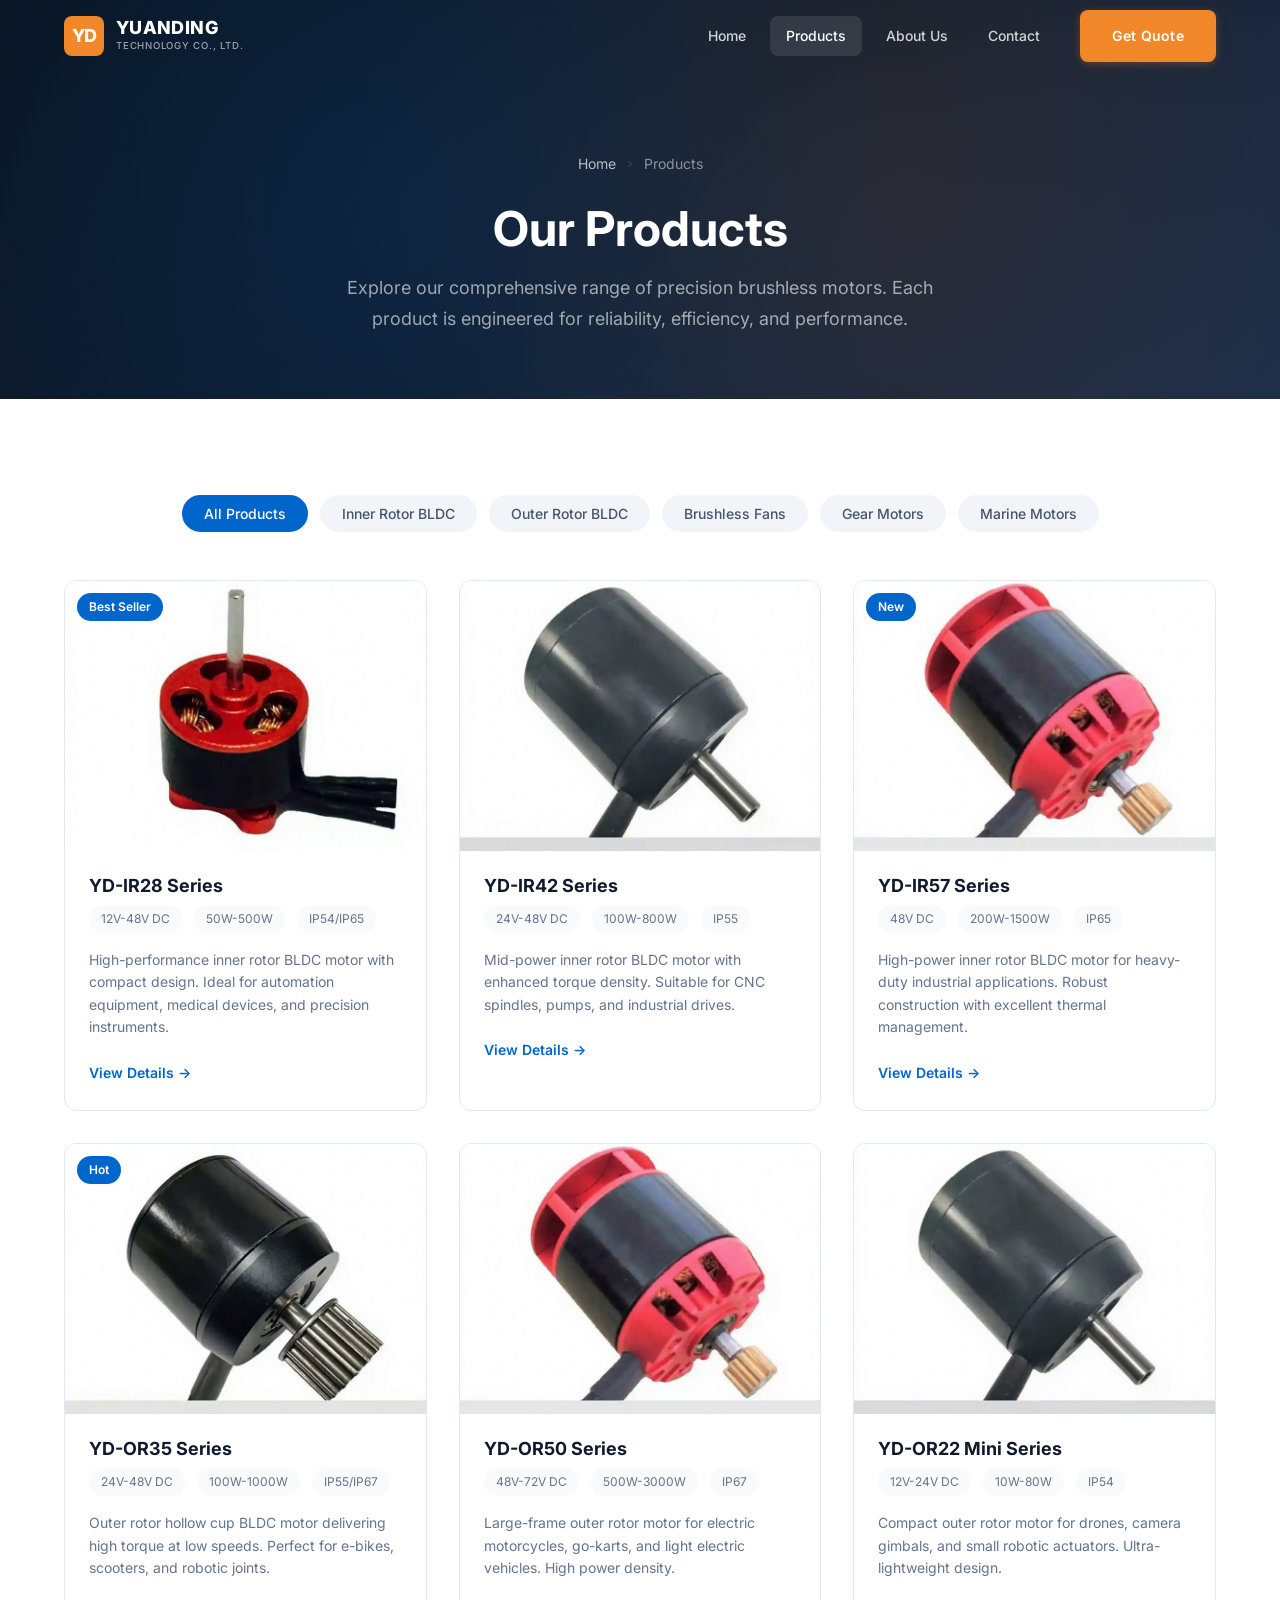
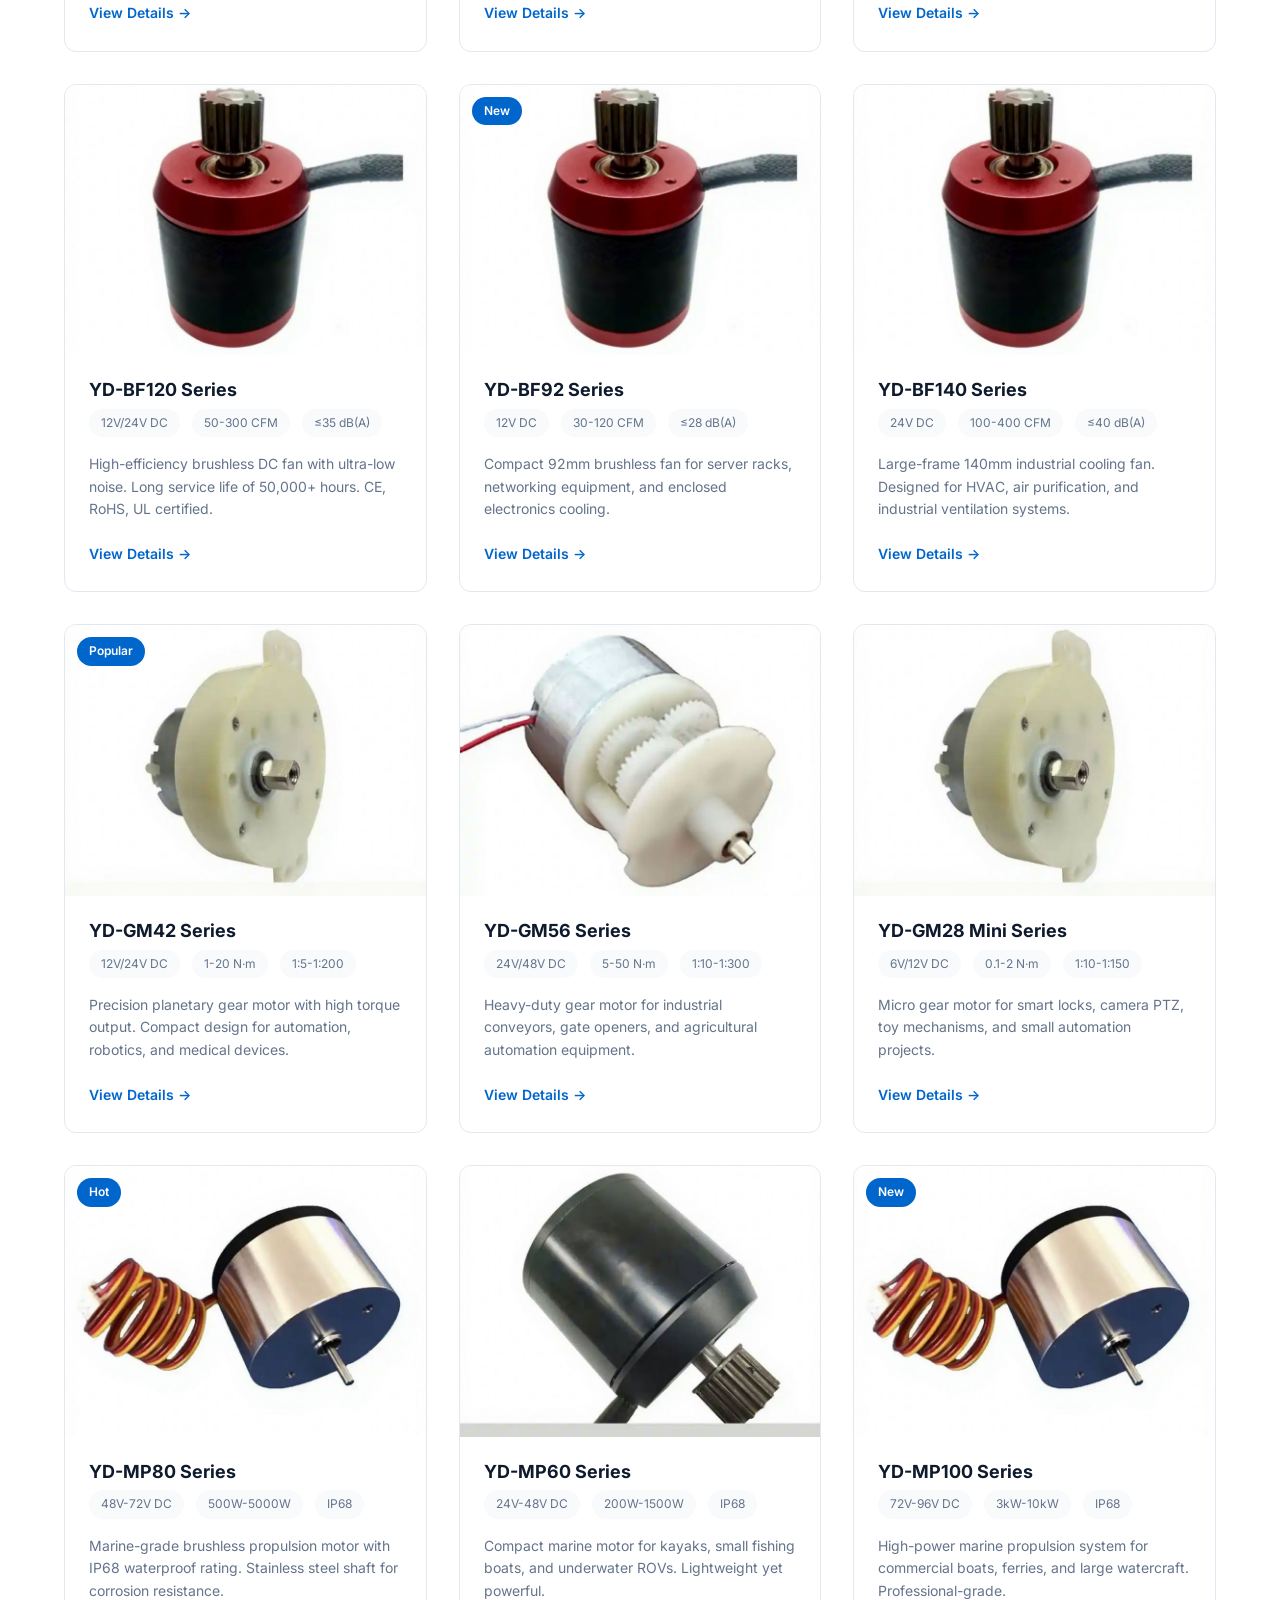
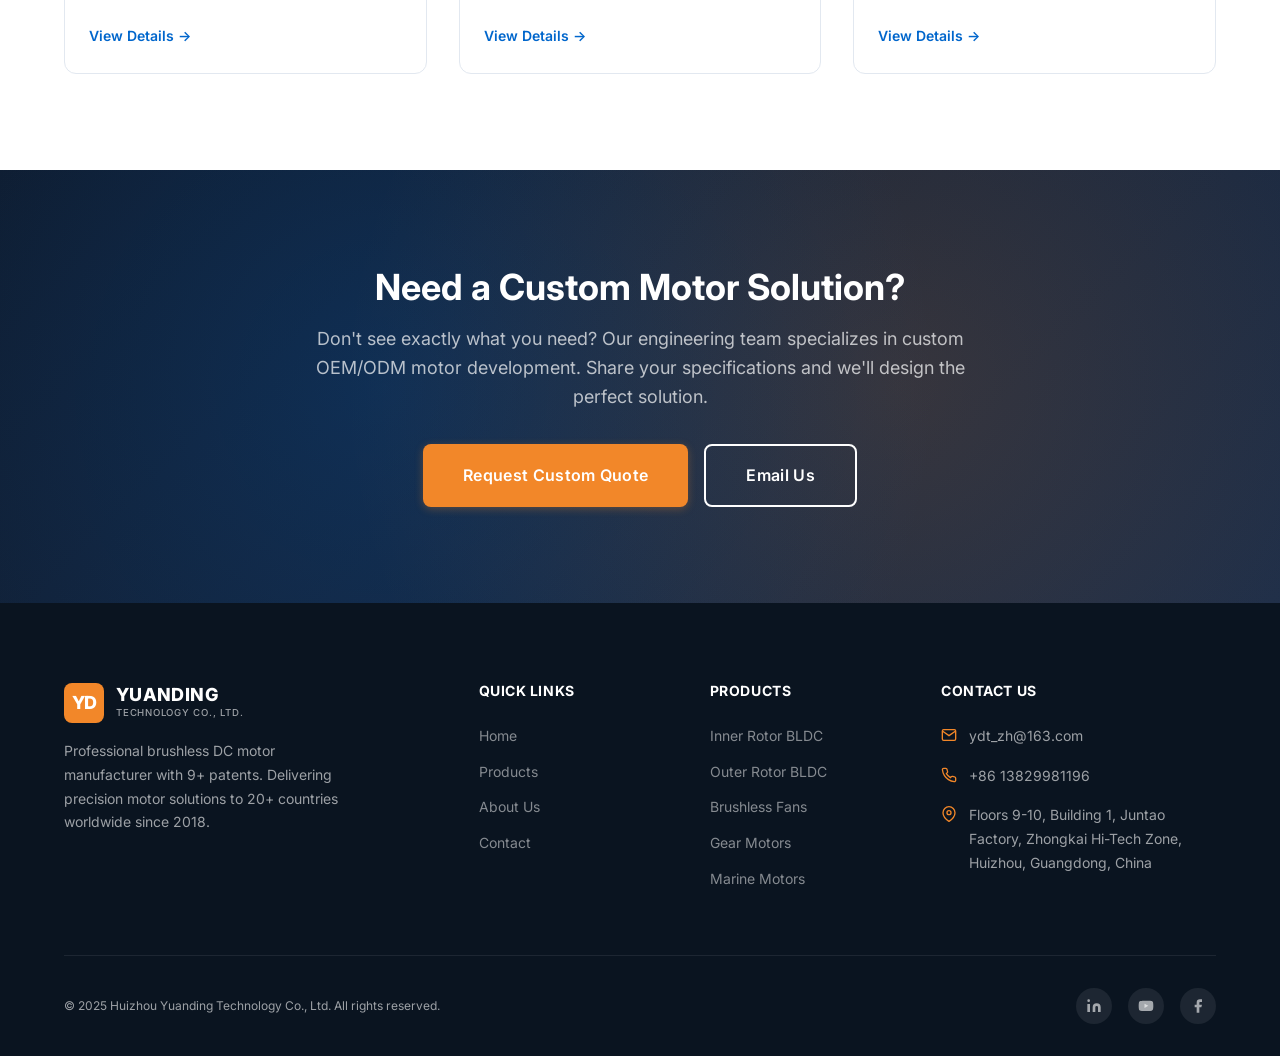
<file: products.html>
<!DOCTYPE html>
<html lang="en">
<head>
  <meta charset="UTF-8">
  <meta name="viewport" content="width=device-width, initial-scale=1.0">
  <meta name="description" content="Explore Yuanding Tech's complete range of brushless DC motors, gear motors, fans, and marine propulsion systems. Custom OEM/ODM solutions available. Request specifications and pricing.">
  <meta name="keywords" content="brushless DC motor products, BLDC motor catalog, gear motor specifications, brushless fan, marine propulsion motor, inner rotor motor, outer rotor motor">
  <link rel="canonical" href="https://www.yuandingmotor.com/products.html">
  <link rel="preconnect" href="https://fonts.googleapis.com">
  <link rel="preconnect" href="https://fonts.gstatic.com" crossorigin>
  <link href="https://fonts.googleapis.com/css2?family=Inter:wght@400;500;600;700;800;900&display=swap" rel="stylesheet">
  <link rel="stylesheet" href="assets/css/style.css">
  <title>Products | Yuanding Tech - Brushless DC Motors &amp; Components</title>

  <script type="application/ld+json">
  {
    "@context": "https://schema.org",
    "@type": "CollectionPage",
    "name": "Yuanding Tech Product Catalog",
    "description": "Complete range of brushless DC motors, gear motors, brushless fans, and marine propulsion systems.",
    "url": "https://www.yuandingmotor.com/products.html",
    "isPartOf": {
      "@type": "WebSite",
      "name": "Yuanding Tech",
      "url": "https://www.yuandingmotor.com"
    }
  }
  </script>
</head>
<body>

<!-- HEADER -->
<header class="header">
  <div class="header-inner">
    <a href="index.html" class="logo" aria-label="Yuanding Tech Home">
      <div class="logo-icon">YD</div>
      <div class="logo-text">
        <span class="logo-name">YUANDING</span>
        <span class="logo-sub">Technology Co., Ltd.</span>
      </div>
    </a>
    <button class="menu-toggle" aria-label="Toggle menu" aria-expanded="false">
      <span></span><span></span><span></span>
    </button>
    <nav class="nav-menu" role="navigation" aria-label="Main navigation">
      <a href="index.html" class="nav-link">Home</a>
      <a href="products.html" class="nav-link active">Products</a>
      <a href="about.html" class="nav-link">About Us</a>
      <a href="contact.html" class="nav-link">Contact</a>
      <a href="contact.html" class="nav-cta btn btn-primary">Get Quote</a>
    </nav>
  </div>
</header>

<!-- PAGE HERO -->
<section class="page-hero" aria-label="Products page hero">
  <div class="page-hero-content">
    <div class="breadcrumb">
      <a href="index.html">Home</a>
      <svg class="breadcrumb-sep" viewBox="0 0 24 24" fill="none" stroke="currentColor" stroke-width="2"><polyline points="9 18 15 12 9 6"/></svg>
      <span>Products</span>
    </div>
    <h1>Our Products</h1>
    <p>Explore our comprehensive range of precision brushless motors. Each product is engineered for reliability, efficiency, and performance.</p>
  </div>
</section>

<!-- PRODUCTS SECTION -->
<section class="section products-section">
  <div class="container">

    <!-- Filter Bar -->
    <div class="filter-bar">
      <button class="filter-btn active" data-filter="all">All Products</button>
      <button class="filter-btn" data-filter="inner-rotor">Inner Rotor BLDC</button>
      <button class="filter-btn" data-filter="outer-rotor">Outer Rotor BLDC</button>
      <button class="filter-btn" data-filter="fan">Brushless Fans</button>
      <button class="filter-btn" data-filter="gear">Gear Motors</button>
      <button class="filter-btn" data-filter="marine">Marine Motors</button>
    </div>

    <!-- Products Grid -->
    <div class="products-grid">

      <!-- Inner Rotor Products -->
      <div class="product-card" data-category="inner-rotor">
        <div class="product-image">
          <img src="assets/images/product-bldc-01.jpg" alt="Inner Rotor BLDC Motor YD-IR28" loading="lazy">
          <span class="product-badge">Best Seller</span>
        </div>
        <div class="product-info">
          <h3>YD-IR28 Series</h3>
          <div class="product-specs">
            <span class="product-spec">12V-48V DC</span>
            <span class="product-spec">50W-500W</span>
            <span class="product-spec">IP54/IP65</span>
          </div>
          <p class="product-desc">High-performance inner rotor BLDC motor with compact design. Ideal for automation equipment, medical devices, and precision instruments.</p>
          <a href="#" class="product-link" data-product-modal="inner-rotor-1">View Details →</a>
        </div>
      </div>

      <div class="product-card" data-category="inner-rotor">
        <div class="product-image">
          <img src="assets/images/product-bldc-03.jpg" alt="Inner Rotor BLDC Motor" loading="lazy">
        </div>
        <div class="product-info">
          <h3>YD-IR42 Series</h3>
          <div class="product-specs">
            <span class="product-spec">24V-48V DC</span>
            <span class="product-spec">100W-800W</span>
            <span class="product-spec">IP55</span>
          </div>
          <p class="product-desc">Mid-power inner rotor BLDC motor with enhanced torque density. Suitable for CNC spindles, pumps, and industrial drives.</p>
          <a href="#" class="product-link" data-product-modal="inner-rotor-1">View Details →</a>
        </div>
      </div>

      <div class="product-card" data-category="inner-rotor">
        <div class="product-image">
          <img src="assets/images/product-bldc-04.jpg" alt="Inner Rotor BLDC Motor" loading="lazy">
          <span class="product-badge">New</span>
        </div>
        <div class="product-info">
          <h3>YD-IR57 Series</h3>
          <div class="product-specs">
            <span class="product-spec">48V DC</span>
            <span class="product-spec">200W-1500W</span>
            <span class="product-spec">IP65</span>
          </div>
          <p class="product-desc">High-power inner rotor BLDC motor for heavy-duty industrial applications. Robust construction with excellent thermal management.</p>
          <a href="#" class="product-link" data-product-modal="inner-rotor-1">View Details →</a>
        </div>
      </div>

      <!-- Outer Rotor Products -->
      <div class="product-card" data-category="outer-rotor">
        <div class="product-image">
          <img src="assets/images/product-bldc-02.jpg" alt="Outer Rotor BLDC Motor" loading="lazy">
          <span class="product-badge">Hot</span>
        </div>
        <div class="product-info">
          <h3>YD-OR35 Series</h3>
          <div class="product-specs">
            <span class="product-spec">24V-48V DC</span>
            <span class="product-spec">100W-1000W</span>
            <span class="product-spec">IP55/IP67</span>
          </div>
          <p class="product-desc">Outer rotor hollow cup BLDC motor delivering high torque at low speeds. Perfect for e-bikes, scooters, and robotic joints.</p>
          <a href="#" class="product-link" data-product-modal="outer-rotor-1">View Details →</a>
        </div>
      </div>

      <div class="product-card" data-category="outer-rotor">
        <div class="product-image">
          <img src="assets/images/product-bldc-04.jpg" alt="Outer Rotor BLDC Motor" loading="lazy">
        </div>
        <div class="product-info">
          <h3>YD-OR50 Series</h3>
          <div class="product-specs">
            <span class="product-spec">48V-72V DC</span>
            <span class="product-spec">500W-3000W</span>
            <span class="product-spec">IP67</span>
          </div>
          <p class="product-desc">Large-frame outer rotor motor for electric motorcycles, go-karts, and light electric vehicles. High power density.</p>
          <a href="#" class="product-link" data-product-modal="outer-rotor-1">View Details →</a>
        </div>
      </div>

      <div class="product-card" data-category="outer-rotor">
        <div class="product-image">
          <img src="assets/images/product-bldc-03.jpg" alt="Outer Rotor BLDC Motor" loading="lazy">
        </div>
        <div class="product-info">
          <h3>YD-OR22 Mini Series</h3>
          <div class="product-specs">
            <span class="product-spec">12V-24V DC</span>
            <span class="product-spec">10W-80W</span>
            <span class="product-spec">IP54</span>
          </div>
          <p class="product-desc">Compact outer rotor motor for drones, camera gimbals, and small robotic actuators. Ultra-lightweight design.</p>
          <a href="#" class="product-link" data-product-modal="outer-rotor-1">View Details →</a>
        </div>
      </div>

      <!-- Fans -->
      <div class="product-card" data-category="fan">
        <div class="product-image">
          <img src="assets/images/product-fan-01.jpg" alt="Brushless DC Fan" loading="lazy">
        </div>
        <div class="product-info">
          <h3>YD-BF120 Series</h3>
          <div class="product-specs">
            <span class="product-spec">12V/24V DC</span>
            <span class="product-spec">50-300 CFM</span>
            <span class="product-spec">≤35 dB(A)</span>
          </div>
          <p class="product-desc">High-efficiency brushless DC fan with ultra-low noise. Long service life of 50,000+ hours. CE, RoHS, UL certified.</p>
          <a href="#" class="product-link" data-product-modal="fan-1">View Details →</a>
        </div>
      </div>

      <div class="product-card" data-category="fan">
        <div class="product-image">
          <img src="assets/images/product-fan-01.jpg" alt="Brushless DC Fan" loading="lazy">
          <span class="product-badge">New</span>
        </div>
        <div class="product-info">
          <h3>YD-BF92 Series</h3>
          <div class="product-specs">
            <span class="product-spec">12V DC</span>
            <span class="product-spec">30-120 CFM</span>
            <span class="product-spec">≤28 dB(A)</span>
          </div>
          <p class="product-desc">Compact 92mm brushless fan for server racks, networking equipment, and enclosed electronics cooling.</p>
          <a href="#" class="product-link" data-product-modal="fan-1">View Details →</a>
        </div>
      </div>

      <div class="product-card" data-category="fan">
        <div class="product-image">
          <img src="assets/images/product-fan-01.jpg" alt="Brushless DC Fan" loading="lazy">
        </div>
        <div class="product-info">
          <h3>YD-BF140 Series</h3>
          <div class="product-specs">
            <span class="product-spec">24V DC</span>
            <span class="product-spec">100-400 CFM</span>
            <span class="product-spec">≤40 dB(A)</span>
          </div>
          <p class="product-desc">Large-frame 140mm industrial cooling fan. Designed for HVAC, air purification, and industrial ventilation systems.</p>
          <a href="#" class="product-link" data-product-modal="fan-1">View Details →</a>
        </div>
      </div>

      <!-- Gear Motors -->
      <div class="product-card" data-category="gear">
        <div class="product-image">
          <img src="assets/images/product-gear-01.jpg" alt="DC Gear Motor" loading="lazy">
          <span class="product-badge">Popular</span>
        </div>
        <div class="product-info">
          <h3>YD-GM42 Series</h3>
          <div class="product-specs">
            <span class="product-spec">12V/24V DC</span>
            <span class="product-spec">1-20 N·m</span>
            <span class="product-spec">1:5-1:200</span>
          </div>
          <p class="product-desc">Precision planetary gear motor with high torque output. Compact design for automation, robotics, and medical devices.</p>
          <a href="#" class="product-link" data-product-modal="gear-1">View Details →</a>
        </div>
      </div>

      <div class="product-card" data-category="gear">
        <div class="product-image">
          <img src="assets/images/product-gear-02.jpg" alt="DC Gear Motor" loading="lazy">
        </div>
        <div class="product-info">
          <h3>YD-GM56 Series</h3>
          <div class="product-specs">
            <span class="product-spec">24V/48V DC</span>
            <span class="product-spec">5-50 N·m</span>
            <span class="product-spec">1:10-1:300</span>
          </div>
          <p class="product-desc">Heavy-duty gear motor for industrial conveyors, gate openers, and agricultural automation equipment.</p>
          <a href="#" class="product-link" data-product-modal="gear-1">View Details →</a>
        </div>
      </div>

      <div class="product-card" data-category="gear">
        <div class="product-image">
          <img src="assets/images/product-gear-01.jpg" alt="DC Gear Motor" loading="lazy">
        </div>
        <div class="product-info">
          <h3>YD-GM28 Mini Series</h3>
          <div class="product-specs">
            <span class="product-spec">6V/12V DC</span>
            <span class="product-spec">0.1-2 N·m</span>
            <span class="product-spec">1:10-1:150</span>
          </div>
          <p class="product-desc">Micro gear motor for smart locks, camera PTZ, toy mechanisms, and small automation projects.</p>
          <a href="#" class="product-link" data-product-modal="gear-1">View Details →</a>
        </div>
      </div>

      <!-- Marine Motors -->
      <div class="product-card" data-category="marine">
        <div class="product-image">
          <img src="assets/images/product-marine-01.jpg" alt="Marine Propulsion Motor" loading="lazy">
          <span class="product-badge">Hot</span>
        </div>
        <div class="product-info">
          <h3>YD-MP80 Series</h3>
          <div class="product-specs">
            <span class="product-spec">48V-72V DC</span>
            <span class="product-spec">500W-5000W</span>
            <span class="product-spec">IP68</span>
          </div>
          <p class="product-desc">Marine-grade brushless propulsion motor with IP68 waterproof rating. Stainless steel shaft for corrosion resistance.</p>
          <a href="#" class="product-link" data-product-modal="marine-1">View Details →</a>
        </div>
      </div>

      <div class="product-card" data-category="marine">
        <div class="product-image">
          <img src="assets/images/product-marine-02.jpg" alt="Marine Propulsion Motor" loading="lazy">
        </div>
        <div class="product-info">
          <h3>YD-MP60 Series</h3>
          <div class="product-specs">
            <span class="product-spec">24V-48V DC</span>
            <span class="product-spec">200W-1500W</span>
            <span class="product-spec">IP68</span>
          </div>
          <p class="product-desc">Compact marine motor for kayaks, small fishing boats, and underwater ROVs. Lightweight yet powerful.</p>
          <a href="#" class="product-link" data-product-modal="marine-1">View Details →</a>
        </div>
      </div>

      <div class="product-card" data-category="marine">
        <div class="product-image">
          <img src="assets/images/product-marine-01.jpg" alt="Marine Propulsion Motor" loading="lazy">
          <span class="product-badge">New</span>
        </div>
        <div class="product-info">
          <h3>YD-MP100 Series</h3>
          <div class="product-specs">
            <span class="product-spec">72V-96V DC</span>
            <span class="product-spec">3kW-10kW</span>
            <span class="product-spec">IP68</span>
          </div>
          <p class="product-desc">High-power marine propulsion system for commercial boats, ferries, and large watercraft. Professional-grade.</p>
          <a href="#" class="product-link" data-product-modal="marine-1">View Details →</a>
        </div>
      </div>

    </div><!-- /products-grid -->
  </div>
</section>

<!-- CTA -->
<section class="cta-section" aria-label="Call to action">
  <div class="container">
    <div class="cta-content reveal">
      <h2>Need a Custom Motor Solution?</h2>
      <p>Don't see exactly what you need? Our engineering team specializes in custom OEM/ODM motor development. Share your specifications and we'll design the perfect solution.</p>
      <div class="cta-buttons">
        <a href="contact.html" class="btn btn-primary btn-lg">Request Custom Quote</a>
        <a href="mailto:ydt_zh@163.com" class="btn btn-outline btn-lg">Email Us</a>
      </div>
    </div>
  </div>
</section>

<!-- FOOTER -->
<footer class="footer" role="contentinfo">
  <div class="container">
    <div class="footer-grid">
      <div class="footer-brand">
        <a href="index.html" class="logo">
          <div class="logo-icon" style="background:var(--color-orange)">YD</div>
          <div class="logo-text">
            <span class="logo-name">YUANDING</span>
            <span class="logo-sub">Technology Co., Ltd.</span>
          </div>
        </a>
        <p>Professional brushless DC motor manufacturer with 9+ patents. Delivering precision motor solutions to 20+ countries worldwide since 2018.</p>
      </div>
      <div>
        <h4 class="footer-heading">Quick Links</h4>
        <div class="footer-links">
          <a href="index.html">Home</a>
          <a href="products.html">Products</a>
          <a href="about.html">About Us</a>
          <a href="contact.html">Contact</a>
        </div>
      </div>
      <div>
        <h4 class="footer-heading">Products</h4>
        <div class="footer-links">
          <a href="products.html?filter=inner-rotor">Inner Rotor BLDC</a>
          <a href="products.html?filter=outer-rotor">Outer Rotor BLDC</a>
          <a href="products.html?filter=fan">Brushless Fans</a>
          <a href="products.html?filter=gear">Gear Motors</a>
          <a href="products.html?filter=marine">Marine Motors</a>
        </div>
      </div>
      <div>
        <h4 class="footer-heading">Contact Us</h4>
        <div class="footer-contact">
          <div class="footer-contact-item">
            <svg viewBox="0 0 24 24" fill="none" stroke="currentColor" stroke-width="2"><path d="M4 4h16c1.1 0 2 .9 2 2v12c0 1.1-.9 2-2 2H4c-1.1 0-2-.9-2-2V6c0-1.1.9-2 2-2z"/><polyline points="22,6 12,13 2,6"/></svg>
            <span>ydt_zh@163.com</span>
          </div>
          <div class="footer-contact-item">
            <svg viewBox="0 0 24 24" fill="none" stroke="currentColor" stroke-width="2"><path d="M22 16.92v3a2 2 0 01-2.18 2 19.79 19.79 0 01-8.63-3.07 19.5 19.5 0 01-6-6 19.79 19.79 0 01-3.07-8.67A2 2 0 014.11 2h3a2 2 0 012 1.72 12.84 12.84 0 00.7 2.81 2 2 0 01-.45 2.11L8.09 9.91a16 16 0 006 6l1.27-1.27a2 2 0 012.11-.45 12.84 12.84 0 002.81.7A2 2 0 0122 16.92z"/></svg>
            <span>+86 13829981196</span>
          </div>
          <div class="footer-contact-item">
            <svg viewBox="0 0 24 24" fill="none" stroke="currentColor" stroke-width="2"><path d="M21 10c0 7-9 13-9 13s-9-6-9-13a9 9 0 0118 0z"/><circle cx="12" cy="10" r="3"/></svg>
            <span>Floors 9-10, Building 1, Juntao Factory, Zhongkai Hi-Tech Zone, Huizhou, Guangdong, China</span>
          </div>
        </div>
      </div>
    </div>
    <div class="footer-bottom">
      <p>&copy; 2025 Huizhou Yuanding Technology Co., Ltd. All rights reserved.</p>
      <div class="footer-social">
        <a href="#" aria-label="LinkedIn"><svg viewBox="0 0 24 24" fill="currentColor" width="16" height="16"><path d="M16 8a6 6 0 016 6v7h-4v-7a2 2 0 00-2-2 2 2 0 00-2 2v7h-4v-7a6 6 0 016-6zM2 9h4v12H2zM4 6a2 2 0 100-4 2 2 0 000 4z"/></svg></a>
        <a href="#" aria-label="YouTube"><svg viewBox="0 0 24 24" fill="currentColor" width="16" height="16"><path d="M22.54 6.42a2.78 2.78 0 00-1.94-2C18.88 4 12 4 12 4s-6.88 0-8.6.46a2.78 2.78 0 00-1.94 2A29.94 29.94 0 001 11.75a29.94 29.94 0 00.46 5.33A2.78 2.78 0 003.4 19c1.72.46 8.6.46 8.6.46s6.88 0 8.6-.46a2.78 2.78 0 001.94-2 30.06 30.06 0 00.46-5.25 30.06 30.06 0 00-.46-5.33z"/><polygon points="9.75 15.02 15.5 11.75 9.75 8.48 9.75 15.02"/></svg></a>
        <a href="#" aria-label="Facebook"><svg viewBox="0 0 24 24" fill="currentColor" width="16" height="16"><path d="M18 2h-3a5 5 0 00-5 5v3H7v4h3v8h4v-8h3l1-4h-4V7a1 1 0 011-1h3z"/></svg></a>
      </div>
    </div>
  </div>
</footer>

<!-- Product Modal -->
<div class="product-modal-overlay" aria-hidden="true">
  <div class="product-modal" role="dialog" aria-modal="true" aria-labelledby="modal-title">
    <button class="modal-close" aria-label="Close modal">
      <svg viewBox="0 0 24 24" fill="none" stroke="currentColor" stroke-width="2" width="20" height="20"><line x1="18" y1="6" x2="6" y2="18"/><line x1="6" y1="6" x2="18" y2="18"/></svg>
    </button>
    <div class="modal-image">
      <img src="assets/images/product-bldc-01.jpg" alt="Product Detail" style="width:100%;height:100%;object-fit:cover;border-radius:var(--border-radius-lg);">
    </div>
    <h3 class="modal-title" id="modal-title"></h3>
    <div class="modal-specs"></div>
    <p class="modal-desc"></p>
    <a href="contact.html" class="btn btn-primary">Inquire About This Product</a>
  </div>
</div>

<button class="back-to-top" aria-label="Back to top">
  <svg viewBox="0 0 24 24" fill="none" stroke="currentColor" stroke-width="2"><polyline points="18 15 12 9 6 15"/></svg>
</button>

<script src="assets/js/main.js"></script>
</body>
</html>
</file>
<file: assets/css/style.css>
/* ============================================
   YUANDING TECH - B2B Overseas Trade Website
   Global Stylesheet
   ============================================ */

/* --- CSS Custom Properties --- */
:root {
  /* Colors - Primary */
  --color-navy: #0F1B2D;
  --color-navy-light: #1A2D4A;
  --color-navy-dark: #0A1420;

  /* Colors - Accent */
  --color-blue: #0066CC;
  --color-blue-light: #1A80E6;
  --color-blue-dark: #004D99;
  --color-orange: #F28729;
  --color-orange-light: #F5A053;
  --color-orange-dark: #D9701A;

  /* Colors - Neutral */
  --color-white: #FFFFFF;
  --color-gray-50: #F8FAFC;
  --color-gray-100: #F1F5F9;
  --color-gray-200: #E2E8F0;
  --color-gray-300: #CBD5E1;
  --color-gray-400: #94A3B8;
  --color-gray-500: #64748B;
  --color-gray-600: #475569;
  --color-gray-700: #334155;
  --color-gray-800: #1E293B;
  --color-gray-900: #0F172A;

  /* Colors - Functional */
  --color-success: #10B981;
  --color-error: #EF4444;
  --color-warning: #F59E0B;

  /* Typography */
  --font-primary: 'Inter', -apple-system, BlinkMacSystemFont, 'Segoe UI', Roboto, sans-serif;
  --font-size-xs: 0.75rem;
  --font-size-sm: 0.875rem;
  --font-size-base: 1rem;
  --font-size-lg: 1.125rem;
  --font-size-xl: 1.25rem;
  --font-size-2xl: 1.5rem;
  --font-size-3xl: 1.875rem;
  --font-size-4xl: 2.25rem;
  --font-size-5xl: 3rem;
  --font-size-6xl: 3.75rem;

  /* Spacing */
  --space-1: 0.25rem;
  --space-2: 0.5rem;
  --space-3: 0.75rem;
  --space-4: 1rem;
  --space-5: 1.25rem;
  --space-6: 1.5rem;
  --space-8: 2rem;
  --space-10: 2.5rem;
  --space-12: 3rem;
  --space-16: 4rem;
  --space-20: 5rem;
  --space-24: 6rem;

  /* Layout */
  --max-width: 1200px;
  --header-height: 72px;
  --border-radius: 8px;
  --border-radius-lg: 12px;
  --border-radius-xl: 16px;
  --border-radius-full: 9999px;

  /* Shadows */
  --shadow-sm: 0 1px 2px rgba(0, 0, 0, 0.05);
  --shadow-md: 0 4px 6px -1px rgba(0, 0, 0, 0.1), 0 2px 4px -2px rgba(0, 0, 0, 0.1);
  --shadow-lg: 0 10px 15px -3px rgba(0, 0, 0, 0.1), 0 4px 6px -4px rgba(0, 0, 0, 0.1);
  --shadow-xl: 0 20px 25px -5px rgba(0, 0, 0, 0.1), 0 8px 10px -6px rgba(0, 0, 0, 0.1);

  /* Transitions */
  --transition-fast: 150ms ease;
  --transition-base: 300ms ease;
  --transition-slow: 500ms ease;
}

/* --- Reset & Base --- */
*, *::before, *::after {
  box-sizing: border-box;
  margin: 0;
  padding: 0;
}

html {
  scroll-behavior: smooth;
  -webkit-text-size-adjust: 100%;
}

body {
  font-family: var(--font-primary);
  font-size: var(--font-size-base);
  line-height: 1.7;
  color: var(--color-gray-700);
  background-color: var(--color-white);
  overflow-x: hidden;
  -webkit-font-smoothing: antialiased;
  -moz-osx-font-smoothing: grayscale;
}

img {
  max-width: 100%;
  height: auto;
  display: block;
}

a {
  color: inherit;
  text-decoration: none;
  transition: color var(--transition-fast);
}

ul, ol {
  list-style: none;
}

button {
  cursor: pointer;
  font-family: inherit;
  border: none;
  background: none;
}

input, textarea, select {
  font-family: inherit;
  font-size: inherit;
}

/* --- Typography --- */
h1, h2, h3, h4, h5, h6 {
  color: var(--color-navy);
  line-height: 1.2;
  font-weight: 700;
}

h1 { font-size: var(--font-size-5xl); }
h2 { font-size: var(--font-size-4xl); }
h3 { font-size: var(--font-size-2xl); }
h4 { font-size: var(--font-size-xl); }

.section-label {
  display: inline-block;
  font-size: var(--font-size-sm);
  font-weight: 600;
  letter-spacing: 0.08em;
  text-transform: uppercase;
  color: var(--color-blue);
  margin-bottom: var(--space-3);
}

.section-title {
  font-size: var(--font-size-4xl);
  color: var(--color-navy);
  margin-bottom: var(--space-4);
  letter-spacing: -0.02em;
}

.section-subtitle {
  font-size: var(--font-size-lg);
  color: var(--color-gray-500);
  max-width: 600px;
  line-height: 1.6;
}

.text-center { text-align: center; }
.text-white { color: var(--color-white); }

/* --- Container --- */
.container {
  max-width: var(--max-width);
  margin: 0 auto;
  padding: 0 var(--space-6);
}

.container-sm {
  max-width: 900px;
  margin: 0 auto;
  padding: 0 var(--space-6);
}

/* --- Section Spacing --- */
.section {
  padding: var(--space-24) 0;
}

.section-header {
  text-align: center;
  margin-bottom: var(--space-16);
}

.section-header .section-subtitle {
  margin: 0 auto;
}

/* --- Buttons --- */
.btn {
  display: inline-flex;
  align-items: center;
  justify-content: center;
  gap: var(--space-2);
  padding: 0.875rem 2rem;
  font-size: var(--font-size-sm);
  font-weight: 600;
  border-radius: var(--border-radius);
  transition: all var(--transition-base);
  letter-spacing: 0.02em;
  white-space: nowrap;
  cursor: pointer;
}

.btn-primary {
  background: var(--color-orange);
  color: var(--color-white);
  box-shadow: 0 2px 8px rgba(242, 135, 41, 0.3);
}
.btn-primary:hover {
  background: var(--color-orange-dark);
  transform: translateY(-2px);
  box-shadow: 0 4px 16px rgba(242, 135, 41, 0.4);
}

.btn-secondary {
  background: var(--color-blue);
  color: var(--color-white);
  box-shadow: 0 2px 8px rgba(0, 102, 204, 0.3);
}
.btn-secondary:hover {
  background: var(--color-blue-dark);
  transform: translateY(-2px);
  box-shadow: 0 4px 16px rgba(0, 102, 204, 0.4);
}

.btn-outline {
  border: 2px solid var(--color-white);
  color: var(--color-white);
  background: transparent;
}
.btn-outline:hover {
  background: var(--color-white);
  color: var(--color-navy);
  transform: translateY(-2px);
}

.btn-outline-dark {
  border: 2px solid var(--color-navy);
  color: var(--color-navy);
  background: transparent;
}
.btn-outline-dark:hover {
  background: var(--color-navy);
  color: var(--color-white);
}

.btn-lg {
  padding: 1rem 2.5rem;
  font-size: var(--font-size-base);
}

.btn-full {
  width: 100%;
}

/* ============================================
   HEADER & NAVIGATION
   ============================================ */
.header {
  position: fixed;
  top: 0;
  left: 0;
  right: 0;
  height: var(--header-height);
  z-index: 1000;
  transition: all var(--transition-base);
  background: transparent;
}

.header.scrolled {
  background: rgba(15, 27, 45, 0.95);
  backdrop-filter: blur(12px);
  box-shadow: var(--shadow-lg);
}

.header-inner {
  max-width: var(--max-width);
  margin: 0 auto;
  padding: 0 var(--space-6);
  height: 100%;
  display: flex;
  align-items: center;
  justify-content: space-between;
}

.logo {
  display: flex;
  align-items: center;
  gap: var(--space-3);
}

.logo-icon {
  width: 40px;
  height: 40px;
  background: var(--color-orange);
  border-radius: var(--border-radius);
  display: flex;
  align-items: center;
  justify-content: center;
  font-weight: 800;
  font-size: var(--font-size-lg);
  color: var(--color-white);
  letter-spacing: -1px;
}

.logo-text {
  display: flex;
  flex-direction: column;
}

.logo-name {
  font-size: var(--font-size-lg);
  font-weight: 800;
  color: var(--color-white);
  letter-spacing: 0.02em;
  line-height: 1.1;
}

.logo-sub {
  font-size: 0.6rem;
  font-weight: 500;
  color: rgba(255, 255, 255, 0.6);
  letter-spacing: 0.08em;
  text-transform: uppercase;
}

/* Nav Menu */
.nav-menu {
  display: flex;
  align-items: center;
  gap: var(--space-2);
}

.nav-link {
  padding: var(--space-2) var(--space-4);
  font-size: var(--font-size-sm);
  font-weight: 500;
  color: rgba(255, 255, 255, 0.8);
  border-radius: var(--border-radius);
  transition: all var(--transition-fast);
}

.nav-link:hover,
.nav-link.active {
  color: var(--color-white);
  background: rgba(255, 255, 255, 0.1);
}

.nav-cta {
  margin-left: var(--space-4);
}

/* Mobile Menu Toggle */
.menu-toggle {
  display: none;
  flex-direction: column;
  gap: 5px;
  padding: var(--space-2);
  cursor: pointer;
  z-index: 1001;
}

.menu-toggle span {
  display: block;
  width: 24px;
  height: 2px;
  background: var(--color-white);
  border-radius: 2px;
  transition: all var(--transition-base);
}

.menu-toggle.active span:nth-child(1) {
  transform: rotate(45deg) translate(5px, 5px);
}

.menu-toggle.active span:nth-child(2) {
  opacity: 0;
}

.menu-toggle.active span:nth-child(3) {
  transform: rotate(-45deg) translate(5px, -5px);
}

/* ============================================
   HERO SECTION
   ============================================ */
.hero {
  position: relative;
  min-height: 100vh;
  display: flex;
  align-items: center;
  justify-content: center;
  overflow: hidden;
  background: linear-gradient(160deg, #060D18 0%, var(--color-navy) 40%, var(--color-navy-light) 100%);
}

.hero-bg {
  position: absolute;
  inset: 0;
  z-index: 0;
}

/* Geometric pattern overlay */
.hero-bg::before {
  content: '';
  position: absolute;
  inset: 0;
  background:
    radial-gradient(ellipse at 25% 15%, rgba(0, 102, 204, 0.2) 0%, transparent 50%),
    radial-gradient(ellipse at 75% 85%, rgba(242, 135, 41, 0.12) 0%, transparent 50%),
    radial-gradient(circle at 50% 50%, rgba(255, 255, 255, 0.04) 0%, transparent 60%);
}

/* Grid lines */
.hero-bg::after {
  content: '';
  position: absolute;
  inset: 0;
  background-image:
    linear-gradient(rgba(255, 255, 255, 0.04) 1px, transparent 1px),
    linear-gradient(90deg, rgba(255, 255, 255, 0.04) 1px, transparent 1px);
  background-size: 80px 80px;
  mask-image: radial-gradient(ellipse at center, black 25%, transparent 70%);
}

.hero-content {
  position: relative;
  z-index: 1;
  text-align: center;
  max-width: 900px;
  padding: var(--space-8) var(--space-6);
}

.hero-badge {
  display: inline-flex;
  align-items: center;
  gap: var(--space-2);
  padding: var(--space-1) var(--space-4);
  background: rgba(0, 102, 204, 0.2);
  border: 1px solid rgba(0, 102, 204, 0.3);
  border-radius: var(--border-radius-full);
  font-size: var(--font-size-xs);
  font-weight: 500;
  color: var(--color-blue-light);
  margin-bottom: var(--space-6);
  animation: fadeInUp 0.8s ease;
}

.hero-badge-dot {
  width: 6px;
  height: 6px;
  background: var(--color-blue-light);
  border-radius: 50%;
  animation: pulse 2s ease infinite;
}

.hero-title {
  font-size: clamp(2.5rem, 5vw, 4.5rem);
  font-weight: 800;
  color: var(--color-white);
  line-height: 1.1;
  letter-spacing: -0.03em;
  margin-bottom: var(--space-6);
  animation: fadeInUp 0.8s ease 0.1s both;
}

.hero-title-highlight {
  background: linear-gradient(135deg, var(--color-blue-light), var(--color-orange-light));
  -webkit-background-clip: text;
  -webkit-text-fill-color: transparent;
  background-clip: text;
}

.hero-desc {
  font-size: var(--font-size-lg);
  color: rgba(255, 255, 255, 0.7);
  max-width: 600px;
  margin: 0 auto var(--space-10);
  line-height: 1.6;
  animation: fadeInUp 0.8s ease 0.2s both;
}

.hero-cta {
  display: flex;
  gap: var(--space-4);
  justify-content: center;
  flex-wrap: wrap;
  animation: fadeInUp 0.8s ease 0.3s both;
}

.hero-scroll {
  position: absolute;
  bottom: var(--space-8);
  left: 50%;
  transform: translateX(-50%);
  color: rgba(255, 255, 255, 0.4);
  animation: bounce 2s ease infinite;
  z-index: 1;
}

.hero-scroll svg {
  width: 24px;
  height: 24px;
}

/* ============================================
   TRUST BAR
   ============================================ */
.trust-bar {
  background: var(--color-white);
  border-bottom: 1px solid var(--color-gray-200);
  padding: var(--space-8) 0;
}

.trust-grid {
  display: grid;
  grid-template-columns: repeat(4, 1fr);
  gap: var(--space-6);
  text-align: center;
}

.trust-item {
  padding: var(--space-4);
}

.trust-icon {
  width: 48px;
  height: 48px;
  margin: 0 auto var(--space-3);
  color: var(--color-blue);
}

.trust-number {
  font-size: var(--font-size-3xl);
  font-weight: 800;
  color: var(--color-navy);
  line-height: 1;
  margin-bottom: var(--space-1);
}

.trust-label {
  font-size: var(--font-size-sm);
  color: var(--color-gray-500);
  font-weight: 500;
}

/* ============================================
   PRODUCT CATEGORIES
   ============================================ */
.categories {
  background: var(--color-gray-50);
}

.categories-grid {
  display: grid;
  grid-template-columns: repeat(3, 1fr);
  gap: var(--space-6);
}

.category-card {
  background: var(--color-white);
  border-radius: var(--border-radius-lg);
  padding: var(--space-10) var(--space-8);
  text-align: center;
  transition: all var(--transition-base);
  border: 1px solid var(--color-gray-200);
  position: relative;
  overflow: hidden;
}

.category-card::before {
  content: '';
  position: absolute;
  top: 0;
  left: 0;
  right: 0;
  height: 3px;
  background: linear-gradient(90deg, var(--color-blue), var(--color-orange));
  transform: scaleX(0);
  transition: transform var(--transition-base);
}

.category-card:hover {
  transform: translateY(-8px);
  box-shadow: var(--shadow-xl);
  border-color: transparent;
}

.category-card:hover::before {
  transform: scaleX(1);
}

.category-icon {
  width: 64px;
  height: 64px;
  margin: 0 auto var(--space-6);
  background: var(--color-gray-50);
  border-radius: var(--border-radius-xl);
  display: flex;
  align-items: center;
  justify-content: center;
  color: var(--color-blue);
  transition: all var(--transition-base);
}

.category-card:hover .category-icon {
  background: var(--color-blue);
  color: var(--color-white);
  transform: scale(1.05);
}

.category-icon svg {
  width: 32px;
  height: 32px;
}

.category-card h3 {
  font-size: var(--font-size-xl);
  margin-bottom: var(--space-3);
  color: var(--color-navy);
}

.category-card p {
  font-size: var(--font-size-sm);
  color: var(--color-gray-500);
  line-height: 1.5;
  margin-bottom: var(--space-6);
}

.category-link {
  display: inline-flex;
  align-items: center;
  gap: var(--space-2);
  font-size: var(--font-size-sm);
  font-weight: 600;
  color: var(--color-blue);
  transition: gap var(--transition-fast);
}

.category-link:hover {
  gap: var(--space-3);
}

/* ============================================
   WHY CHOOSE US
   ============================================ */
.why-us {
  background: var(--color-white);
}

.why-grid {
  display: grid;
  grid-template-columns: repeat(4, 1fr);
  gap: var(--space-8);
}

.why-card {
  text-align: center;
  padding: var(--space-8) var(--space-6);
  border-radius: var(--border-radius-lg);
  transition: all var(--transition-base);
}

.why-card:hover {
  background: var(--color-gray-50);
}

.why-icon {
  width: 56px;
  height: 56px;
  margin: 0 auto var(--space-5);
  background: rgba(0, 102, 204, 0.1);
  border-radius: var(--border-radius);
  display: flex;
  align-items: center;
  justify-content: center;
  color: var(--color-blue);
}

.why-icon svg {
  width: 28px;
  height: 28px;
}

.why-card h3 {
  font-size: var(--font-size-lg);
  margin-bottom: var(--space-3);
}

.why-card p {
  font-size: var(--font-size-sm);
  color: var(--color-gray-500);
  line-height: 1.6;
}

/* ============================================
   APPLICATIONS
   ============================================ */
.applications {
  background: var(--color-navy);
  color: var(--color-white);
}

.applications .section-title,
.applications .section-label {
  color: var(--color-white);
}

.applications .section-label {
  color: var(--color-orange-light);
}

.app-grid {
  display: grid;
  grid-template-columns: repeat(5, 1fr);
  gap: var(--space-6);
}

.app-card {
  text-align: center;
  padding: var(--space-8) var(--space-4);
  border-radius: var(--border-radius-lg);
  background: rgba(255, 255, 255, 0.05);
  border: 1px solid rgba(255, 255, 255, 0.08);
  transition: all var(--transition-base);
}

.app-card:hover {
  background: rgba(255, 255, 255, 0.1);
  transform: translateY(-4px);
}

.app-icon {
  width: 48px;
  height: 48px;
  margin: 0 auto var(--space-4);
  color: var(--color-orange-light);
}

.app-icon svg {
  width: 24px;
  height: 24px;
}

.app-card h4 {
  color: var(--color-white);
  font-size: var(--font-size-base);
  margin-bottom: var(--space-2);
}

.app-card p {
  color: rgba(255, 255, 255, 0.5);
  font-size: var(--font-size-xs);
  line-height: 1.5;
}

/* ============================================
   FEATURED PRODUCTS
   ============================================ */
.featured {
  background: var(--color-white);
}

.featured-grid {
  display: grid;
  grid-template-columns: repeat(3, 1fr);
  gap: var(--space-8);
}

.product-card {
  background: var(--color-white);
  border-radius: var(--border-radius-lg);
  overflow: hidden;
  border: 1px solid var(--color-gray-200);
  transition: all var(--transition-base);
}

.product-card:hover {
  transform: translateY(-6px);
  box-shadow: var(--shadow-xl);
}

.product-image {
  aspect-ratio: 4/3;
  background: var(--color-gray-100);
  display: flex;
  align-items: center;
  justify-content: center;
  overflow: hidden;
  position: relative;
}

.product-image img {
  width: 100%;
  height: 100%;
  object-fit: cover;
}

.product-image-placeholder {
  width: 100%;
  height: 100%;
  display: flex;
  align-items: center;
  justify-content: center;
  background: linear-gradient(135deg, var(--color-gray-100), var(--color-gray-200));
}

.product-image-placeholder svg {
  width: 80px;
  height: 80px;
  color: var(--color-gray-400);
}

.product-badge {
  position: absolute;
  top: var(--space-3);
  left: var(--space-3);
  padding: var(--space-1) var(--space-3);
  background: var(--color-blue);
  color: var(--color-white);
  font-size: var(--font-size-xs);
  font-weight: 600;
  border-radius: var(--border-radius-full);
}

.product-info {
  padding: var(--space-6);
}

.product-info h3 {
  font-size: var(--font-size-lg);
  margin-bottom: var(--space-2);
}

.product-specs {
  display: flex;
  flex-wrap: wrap;
  gap: var(--space-3);
  margin-bottom: var(--space-4);
}

.product-spec {
  font-size: var(--font-size-xs);
  color: var(--color-gray-500);
  background: var(--color-gray-50);
  padding: var(--space-1) var(--space-3);
  border-radius: var(--border-radius-full);
}

.product-desc {
  font-size: var(--font-size-sm);
  color: var(--color-gray-500);
  line-height: 1.6;
  margin-bottom: var(--space-5);
}

.product-link {
  display: inline-flex;
  align-items: center;
  gap: var(--space-2);
  font-size: var(--font-size-sm);
  font-weight: 600;
  color: var(--color-blue);
}

.product-link:hover {
  gap: var(--space-3);
}

/* ============================================
   CERTIFICATIONS
   ============================================ */
.certifications {
  background: var(--color-gray-50);
}

.cert-grid {
  display: grid;
  grid-template-columns: repeat(4, 1fr);
  gap: var(--space-8);
}

.cert-card {
  background: var(--color-white);
  border-radius: var(--border-radius-lg);
  padding: var(--space-8);
  text-align: center;
  border: 1px solid var(--color-gray-200);
  transition: all var(--transition-base);
}

.cert-card:hover {
  border-color: var(--color-blue);
  box-shadow: var(--shadow-md);
}

.cert-icon {
  width: 64px;
  height: 64px;
  margin: 0 auto var(--space-5);
  background: linear-gradient(135deg, rgba(0, 102, 204, 0.1), rgba(242, 135, 41, 0.1));
  border-radius: 50%;
  display: flex;
  align-items: center;
  justify-content: center;
  color: var(--color-blue);
}

.cert-icon svg {
  width: 32px;
  height: 32px;
}

.cert-card h4 {
  font-size: var(--font-size-base);
  margin-bottom: var(--space-2);
}

.cert-card p {
  font-size: var(--font-size-xs);
  color: var(--color-gray-500);
}

/* ============================================
   CTA SECTION
   ============================================ */
.cta-section {
  position: relative;
  background: linear-gradient(135deg, var(--color-navy) 0%, var(--color-navy-light) 100%);
  padding: var(--space-24) 0;
  overflow: hidden;
}

.cta-section::before {
  content: '';
  position: absolute;
  inset: 0;
  background-image:
    radial-gradient(circle at 30% 50%, rgba(0, 102, 204, 0.2) 0%, transparent 60%),
    radial-gradient(circle at 70% 50%, rgba(242, 135, 41, 0.15) 0%, transparent 60%);
}

.cta-content {
  position: relative;
  z-index: 1;
  text-align: center;
  max-width: 700px;
  margin: 0 auto;
}

.cta-content h2 {
  color: var(--color-white);
  font-size: var(--font-size-4xl);
  margin-bottom: var(--space-4);
}

.cta-content p {
  color: rgba(255, 255, 255, 0.7);
  font-size: var(--font-size-lg);
  margin-bottom: var(--space-8);
  line-height: 1.6;
}

.cta-buttons {
  display: flex;
  gap: var(--space-4);
  justify-content: center;
  flex-wrap: wrap;
}

/* ============================================
   FOOTER
   ============================================ */
.footer {
  background: var(--color-navy-dark);
  color: rgba(255, 255, 255, 0.6);
  padding: var(--space-20) 0 var(--space-8);
}

.footer-grid {
  display: grid;
  grid-template-columns: 2fr 1fr 1fr 1.5fr;
  gap: var(--space-12);
  margin-bottom: var(--space-16);
}

.footer-brand p {
  font-size: var(--font-size-sm);
  line-height: 1.7;
  margin-top: var(--space-4);
  max-width: 300px;
}

.footer-heading {
  font-size: var(--font-size-sm);
  font-weight: 700;
  color: var(--color-white);
  margin-bottom: var(--space-6);
  letter-spacing: 0.04em;
  text-transform: uppercase;
}

.footer-links {
  display: flex;
  flex-direction: column;
  gap: var(--space-3);
}

.footer-links a {
  font-size: var(--font-size-sm);
  color: rgba(255, 255, 255, 0.5);
  transition: color var(--transition-fast);
}

.footer-links a:hover {
  color: var(--color-white);
}

.footer-contact {
  display: flex;
  flex-direction: column;
  gap: var(--space-4);
}

.footer-contact-item {
  display: flex;
  gap: var(--space-3);
  font-size: var(--font-size-sm);
  align-items: flex-start;
}

.footer-contact-item svg {
  width: 16px;
  height: 16px;
  flex-shrink: 0;
  margin-top: 3px;
  color: var(--color-orange);
}

.footer-bottom {
  border-top: 1px solid rgba(255, 255, 255, 0.08);
  padding-top: var(--space-8);
  display: flex;
  justify-content: space-between;
  align-items: center;
  font-size: var(--font-size-xs);
}

.footer-social {
  display: flex;
  gap: var(--space-4);
}

.footer-social a {
  width: 36px;
  height: 36px;
  border-radius: 50%;
  background: rgba(255, 255, 255, 0.08);
  display: flex;
  align-items: center;
  justify-content: center;
  transition: all var(--transition-fast);
}

.footer-social a:hover {
  background: var(--color-orange);
  color: var(--color-white);
}

/* ============================================
   PAGE HERO (Inner Pages)
   ============================================ */
.page-hero {
  position: relative;
  padding: calc(var(--header-height) + var(--space-20)) 0 var(--space-16);
  background: linear-gradient(135deg, var(--color-navy-dark) 0%, var(--color-navy) 50%, var(--color-navy-light) 100%);
  text-align: center;
  overflow: hidden;
}

.page-hero::before {
  content: '';
  position: absolute;
  inset: 0;
  background:
    radial-gradient(circle at 30% 50%, rgba(0, 102, 204, 0.15) 0%, transparent 60%),
    radial-gradient(circle at 70% 50%, rgba(242, 135, 41, 0.1) 0%, transparent 60%);
}

.page-hero-content {
  position: relative;
  z-index: 1;
}

.page-hero h1 {
  color: var(--color-white);
  font-size: var(--font-size-5xl);
  margin-bottom: var(--space-4);
}

.page-hero p {
  color: rgba(255, 255, 255, 0.6);
  font-size: var(--font-size-lg);
  max-width: 600px;
  margin: 0 auto;
}

.breadcrumb {
  display: flex;
  align-items: center;
  gap: var(--space-2);
  justify-content: center;
  margin-bottom: var(--space-6);
  font-size: var(--font-size-sm);
  color: rgba(255, 255, 255, 0.5);
}

.breadcrumb a {
  color: rgba(255, 255, 255, 0.7);
}

.breadcrumb a:hover {
  color: var(--color-white);
}

.breadcrumb-sep {
  width: 12px;
  height: 12px;
  opacity: 0.4;
}

/* ============================================
   PRODUCTS PAGE
   ============================================ */
.products-section {
  background: var(--color-white);
}

.filter-bar {
  display: flex;
  align-items: center;
  justify-content: center;
  gap: var(--space-3);
  margin-bottom: var(--space-12);
  flex-wrap: wrap;
}

.filter-btn {
  padding: var(--space-2) var(--space-5);
  border-radius: var(--border-radius-full);
  font-size: var(--font-size-sm);
  font-weight: 500;
  color: var(--color-gray-600);
  background: var(--color-gray-100);
  transition: all var(--transition-fast);
  cursor: pointer;
  border: 2px solid transparent;
}

.filter-btn:hover {
  background: var(--color-gray-200);
}

.filter-btn.active {
  background: var(--color-blue);
  color: var(--color-white);
  border-color: var(--color-blue);
}

.products-grid {
  display: grid;
  grid-template-columns: repeat(3, 1fr);
  gap: var(--space-8);
}

.products-grid .product-card {
  display: none;
}

.products-grid .product-card.visible {
  display: block;
}

/* Product Modal */
.product-modal-overlay {
  position: fixed;
  inset: 0;
  background: rgba(15, 27, 45, 0.8);
  backdrop-filter: blur(4px);
  z-index: 2000;
  display: flex;
  align-items: center;
  justify-content: center;
  padding: var(--space-6);
  opacity: 0;
  visibility: hidden;
  transition: all var(--transition-base);
}

.product-modal-overlay.active {
  opacity: 1;
  visibility: visible;
}

.product-modal {
  background: var(--color-white);
  border-radius: var(--border-radius-xl);
  max-width: 800px;
  width: 100%;
  max-height: 90vh;
  overflow-y: auto;
  padding: var(--space-10);
  position: relative;
}

.modal-close {
  position: absolute;
  top: var(--space-4);
  right: var(--space-4);
  width: 40px;
  height: 40px;
  border-radius: 50%;
  background: var(--color-gray-100);
  display: flex;
  align-items: center;
  justify-content: center;
  transition: all var(--transition-fast);
  cursor: pointer;
}

.modal-close:hover {
  background: var(--color-gray-200);
}

.modal-image {
  aspect-ratio: 16/9;
  background: var(--color-gray-100);
  border-radius: var(--border-radius-lg);
  margin-bottom: var(--space-8);
  display: flex;
  align-items: center;
  justify-content: center;
}

.modal-image-placeholder {
  color: var(--color-gray-400);
}

.modal-title {
  font-size: var(--font-size-2xl);
  margin-bottom: var(--space-4);
}

.modal-specs {
  display: grid;
  grid-template-columns: repeat(2, 1fr);
  gap: var(--space-3);
  margin-bottom: var(--space-6);
}

.modal-spec-item {
  display: flex;
  justify-content: space-between;
  padding: var(--space-3) var(--space-4);
  background: var(--color-gray-50);
  border-radius: var(--border-radius);
  font-size: var(--font-size-sm);
}

.modal-spec-label {
  color: var(--color-gray-500);
}

.modal-spec-value {
  font-weight: 600;
  color: var(--color-navy);
}

.modal-desc {
  font-size: var(--font-size-sm);
  color: var(--color-gray-500);
  line-height: 1.7;
  margin-bottom: var(--space-6);
}

/* ============================================
   ABOUT PAGE
   ============================================ */
.about-intro {
  background: var(--color-white);
}

.about-grid {
  display: grid;
  grid-template-columns: 1fr 1fr;
  gap: var(--space-16);
  align-items: center;
}

.about-image {
  aspect-ratio: 4/3;
  background: var(--color-gray-100);
  border-radius: var(--border-radius-xl);
  overflow: hidden;
  display: flex;
  align-items: center;
  justify-content: center;
}

.about-image-placeholder {
  width: 120px;
  height: 120px;
  color: var(--color-gray-400);
}

.about-text h2 {
  font-size: var(--font-size-3xl);
  margin-bottom: var(--space-6);
}

.about-text p {
  color: var(--color-gray-500);
  line-height: 1.8;
  margin-bottom: var(--space-4);
}

/* Stats Row */
.stats-row {
  display: grid;
  grid-template-columns: repeat(3, 1fr);
  gap: var(--space-8);
  margin-top: var(--space-10);
}

.stat-item {
  text-align: center;
  padding: var(--space-6);
  background: var(--color-gray-50);
  border-radius: var(--border-radius-lg);
}

.stat-number {
  font-size: var(--font-size-4xl);
  font-weight: 800;
  color: var(--color-blue);
  line-height: 1;
  margin-bottom: var(--space-2);
}

.stat-label {
  font-size: var(--font-size-sm);
  color: var(--color-gray-500);
}

/* Timeline */
.timeline-section {
  background: var(--color-gray-50);
}

.timeline {
  position: relative;
  max-width: 800px;
  margin: 0 auto;
}

.timeline::before {
  content: '';
  position: absolute;
  top: 0;
  bottom: 0;
  left: 50%;
  width: 2px;
  background: var(--color-gray-200);
  transform: translateX(-50%);
}

.timeline-item {
  display: flex;
  gap: var(--space-8);
  margin-bottom: var(--space-10);
  position: relative;
}

.timeline-item:nth-child(odd) {
  flex-direction: row-reverse;
}

.timeline-dot {
  position: absolute;
  left: 50%;
  top: 0;
  transform: translateX(-50%);
  width: 14px;
  height: 14px;
  background: var(--color-blue);
  border-radius: 50%;
  border: 3px solid var(--color-white);
  box-shadow: var(--shadow-sm);
}

.timeline-content {
  width: calc(50% - var(--space-10));
  background: var(--color-white);
  padding: var(--space-6);
  border-radius: var(--border-radius-lg);
  border: 1px solid var(--color-gray-200);
}

.timeline-year {
  font-size: var(--font-size-sm);
  font-weight: 700;
  color: var(--color-blue);
  margin-bottom: var(--space-2);
}

.timeline-content h4 {
  margin-bottom: var(--space-2);
}

.timeline-content p {
  font-size: var(--font-size-sm);
  color: var(--color-gray-500);
}

/* ============================================
   CONTACT PAGE
   ============================================ */
.contact-section {
  background: var(--color-white);
}

.contact-grid {
  display: grid;
  grid-template-columns: 1fr 1fr;
  gap: var(--space-16);
}

.contact-info h2 {
  font-size: var(--font-size-3xl);
  margin-bottom: var(--space-4);
}

.contact-info > p {
  color: var(--color-gray-500);
  margin-bottom: var(--space-10);
  line-height: 1.7;
}

.contact-details {
  display: flex;
  flex-direction: column;
  gap: var(--space-6);
}

.contact-detail {
  display: flex;
  gap: var(--space-4);
  align-items: flex-start;
}

.contact-detail-icon {
  width: 48px;
  height: 48px;
  flex-shrink: 0;
  background: rgba(0, 102, 204, 0.1);
  border-radius: var(--border-radius);
  display: flex;
  align-items: center;
  justify-content: center;
  color: var(--color-blue);
}

.contact-detail-icon svg {
  width: 20px;
  height: 20px;
}

.contact-detail h4 {
  font-size: var(--font-size-sm);
  color: var(--color-gray-500);
  margin-bottom: var(--space-1);
}

.contact-detail p {
  font-weight: 600;
  color: var(--color-navy);
}

/* Contact Form */
.contact-form-wrap {
  background: var(--color-gray-50);
  border-radius: var(--border-radius-xl);
  padding: var(--space-10);
  border: 1px solid var(--color-gray-200);
}

.form-group {
  margin-bottom: var(--space-5);
}

.form-group label {
  display: block;
  font-size: var(--font-size-sm);
  font-weight: 600;
  color: var(--color-navy);
  margin-bottom: var(--space-2);
}

.form-group label .required {
  color: var(--color-error);
}

.form-control {
  width: 100%;
  padding: 0.75rem 1rem;
  border: 1px solid var(--color-gray-300);
  border-radius: var(--border-radius);
  font-size: var(--font-size-sm);
  color: var(--color-navy);
  background: var(--color-white);
  transition: all var(--transition-fast);
}

.form-control:focus {
  outline: none;
  border-color: var(--color-blue);
  box-shadow: 0 0 0 3px rgba(0, 102, 204, 0.1);
}

.form-control.error {
  border-color: var(--color-error);
  box-shadow: 0 0 0 3px rgba(239, 68, 68, 0.1);
}

.form-error {
  font-size: var(--font-size-xs);
  color: var(--color-error);
  margin-top: var(--space-1);
  display: none;
}

.form-error.visible {
  display: block;
}

textarea.form-control {
  resize: vertical;
  min-height: 120px;
}

.form-row {
  display: grid;
  grid-template-columns: 1fr 1fr;
  gap: var(--space-5);
}

.form-success {
  display: none;
  text-align: center;
  padding: var(--space-10);
}

.form-success.visible {
  display: block;
}

.form-success-icon {
  width: 64px;
  height: 64px;
  margin: 0 auto var(--space-6);
  background: rgba(16, 185, 129, 0.1);
  border-radius: 50%;
  display: flex;
  align-items: center;
  justify-content: center;
  color: var(--color-success);
}

.form-success h3 {
  font-size: var(--font-size-2xl);
  margin-bottom: var(--space-3);
}

.form-success p {
  color: var(--color-gray-500);
  font-size: var(--font-size-sm);
}

/* ============================================
   BACK TO TOP
   ============================================ */
.back-to-top {
  position: fixed;
  bottom: var(--space-8);
  right: var(--space-8);
  width: 44px;
  height: 44px;
  background: var(--color-navy);
  color: var(--color-white);
  border-radius: 50%;
  display: flex;
  align-items: center;
  justify-content: center;
  box-shadow: var(--shadow-lg);
  transition: all var(--transition-base);
  opacity: 0;
  visibility: hidden;
  transform: translateY(12px);
  z-index: 900;
  cursor: pointer;
}

.back-to-top.visible {
  opacity: 1;
  visibility: visible;
  transform: translateY(0);
}

.back-to-top:hover {
  background: var(--color-blue);
  transform: translateY(-4px);
}

.back-to-top svg {
  width: 20px;
  height: 20px;
}

/* ============================================
   ANIMATIONS
   ============================================ */
@keyframes fadeInUp {
  from {
    opacity: 0;
    transform: translateY(30px);
  }
  to {
    opacity: 1;
    transform: translateY(0);
  }
}

@keyframes fadeIn {
  from { opacity: 0; }
  to { opacity: 1; }
}

@keyframes pulse {
  0%, 100% { opacity: 1; }
  50% { opacity: 0.4; }
}

@keyframes bounce {
  0%, 100% { transform: translateX(-50%) translateY(0); }
  50% { transform: translateX(-50%) translateY(8px); }
}

.reveal {
  opacity: 0;
  transform: translateY(30px);
  transition: all var(--transition-slow);
}

.reveal.visible {
  opacity: 1;
  transform: translateY(0);
}

.reveal-left {
  opacity: 0;
  transform: translateX(-30px);
  transition: all var(--transition-slow);
}

.reveal-left.visible {
  opacity: 1;
  transform: translateX(0);
}

.reveal-right {
  opacity: 0;
  transform: translateX(30px);
  transition: all var(--transition-slow);
}

.reveal-right.visible {
  opacity: 1;
  transform: translateX(0);
}

/* Stagger children */
.stagger > * {
  opacity: 0;
  transform: translateY(20px);
  transition: all var(--transition-slow);
}

.stagger > *.visible {
  opacity: 1;
  transform: translateY(0);
}

/* ============================================
   RESPONSIVE DESIGN
   ============================================ */

/* Tablet (≤1024px) */
@media (max-width: 1024px) {
  :root {
    --header-height: 64px;
  }

  h1 { font-size: var(--font-size-4xl); }
  h2 { font-size: var(--font-size-3xl); }

  .section { padding: var(--space-16) 0; }

  .categories-grid,
  .products-grid {
    grid-template-columns: repeat(2, 1fr);
  }

  .why-grid {
    grid-template-columns: repeat(2, 1fr);
  }

  .app-grid {
    grid-template-columns: repeat(3, 1fr);
  }

  .featured-grid {
    grid-template-columns: repeat(2, 1fr);
  }

  .cert-grid {
    grid-template-columns: repeat(2, 1fr);
  }

  .trust-grid {
    grid-template-columns: repeat(2, 1fr);
  }

  .footer-grid {
    grid-template-columns: repeat(2, 1fr);
  }

  .about-grid {
    grid-template-columns: 1fr;
  }

  .contact-grid {
    grid-template-columns: 1fr;
  }
}

/* Mobile (≤768px) */
@media (max-width: 768px) {
  :root {
    --header-height: 60px;
  }

  h1 { font-size: var(--font-size-3xl); }
  h2 { font-size: var(--font-size-2xl); }
  h3 { font-size: var(--font-size-xl); }

  .container,
  .container-sm {
    padding: 0 var(--space-4);
  }

  .section { padding: var(--space-12) 0; }
  .section-header { margin-bottom: var(--space-10); }

  /* Mobile Nav */
  .menu-toggle {
    display: flex;
  }

  .nav-menu {
    position: fixed;
    top: 0;
    right: -100%;
    width: 280px;
    height: 100vh;
    flex-direction: column;
    background: var(--color-navy);
    padding: calc(var(--header-height) + var(--space-8)) var(--space-6) var(--space-8);
    gap: var(--space-1);
    transition: right var(--transition-base);
    box-shadow: var(--shadow-xl);
  }

  .nav-menu.active {
    right: 0;
  }

  .nav-link {
    width: 100%;
    padding: var(--space-3) var(--space-4);
  }

  .nav-cta {
    margin-left: 0;
    margin-top: var(--space-4);
    width: 100%;
  }

  .nav-cta .btn {
    width: 100%;
  }

  /* Hero */
  .hero-title {
    font-size: clamp(1.8rem, 6vw, 2.5rem);
  }

  .hero-desc {
    font-size: var(--font-size-base);
  }

  .hero-cta {
    flex-direction: column;
    align-items: center;
  }

  .hero-cta .btn {
    width: 100%;
    max-width: 280px;
  }

  /* Grid adjustments */
  .categories-grid,
  .why-grid,
  .app-grid,
  .featured-grid,
  .products-grid,
  .cert-grid,
  .trust-grid {
    grid-template-columns: 1fr;
  }

  .footer-grid {
    grid-template-columns: 1fr;
    gap: var(--space-8);
  }

  .footer-bottom {
    flex-direction: column;
    gap: var(--space-4);
    text-align: center;
  }

  .form-row {
    grid-template-columns: 1fr;
  }

  /* Timeline */
  .timeline::before {
    left: 20px;
  }

  .timeline-item,
  .timeline-item:nth-child(odd) {
    flex-direction: column;
    padding-left: 48px;
  }

  .timeline-dot {
    left: 20px;
  }

  .timeline-content {
    width: 100%;
  }

  .stats-row {
    grid-template-columns: 1fr;
  }

  /* Modal */
  .product-modal {
    padding: var(--space-6);
    border-radius: var(--border-radius);
  }

  .modal-specs {
    grid-template-columns: 1fr;
  }

  .filter-bar {
    gap: var(--space-2);
  }

  .filter-btn {
    padding: var(--space-1) var(--space-4);
    font-size: var(--font-size-xs);
  }
}

/* Small Mobile (≤480px) */
@media (max-width: 480px) {
  .hero-content {
    padding: var(--space-4) var(--space-3);
  }

  .btn {
    padding: 0.75rem 1.5rem;
    font-size: var(--font-size-xs);
  }

  .cta-content h2 {
    font-size: var(--font-size-2xl);
  }
}
</file>
